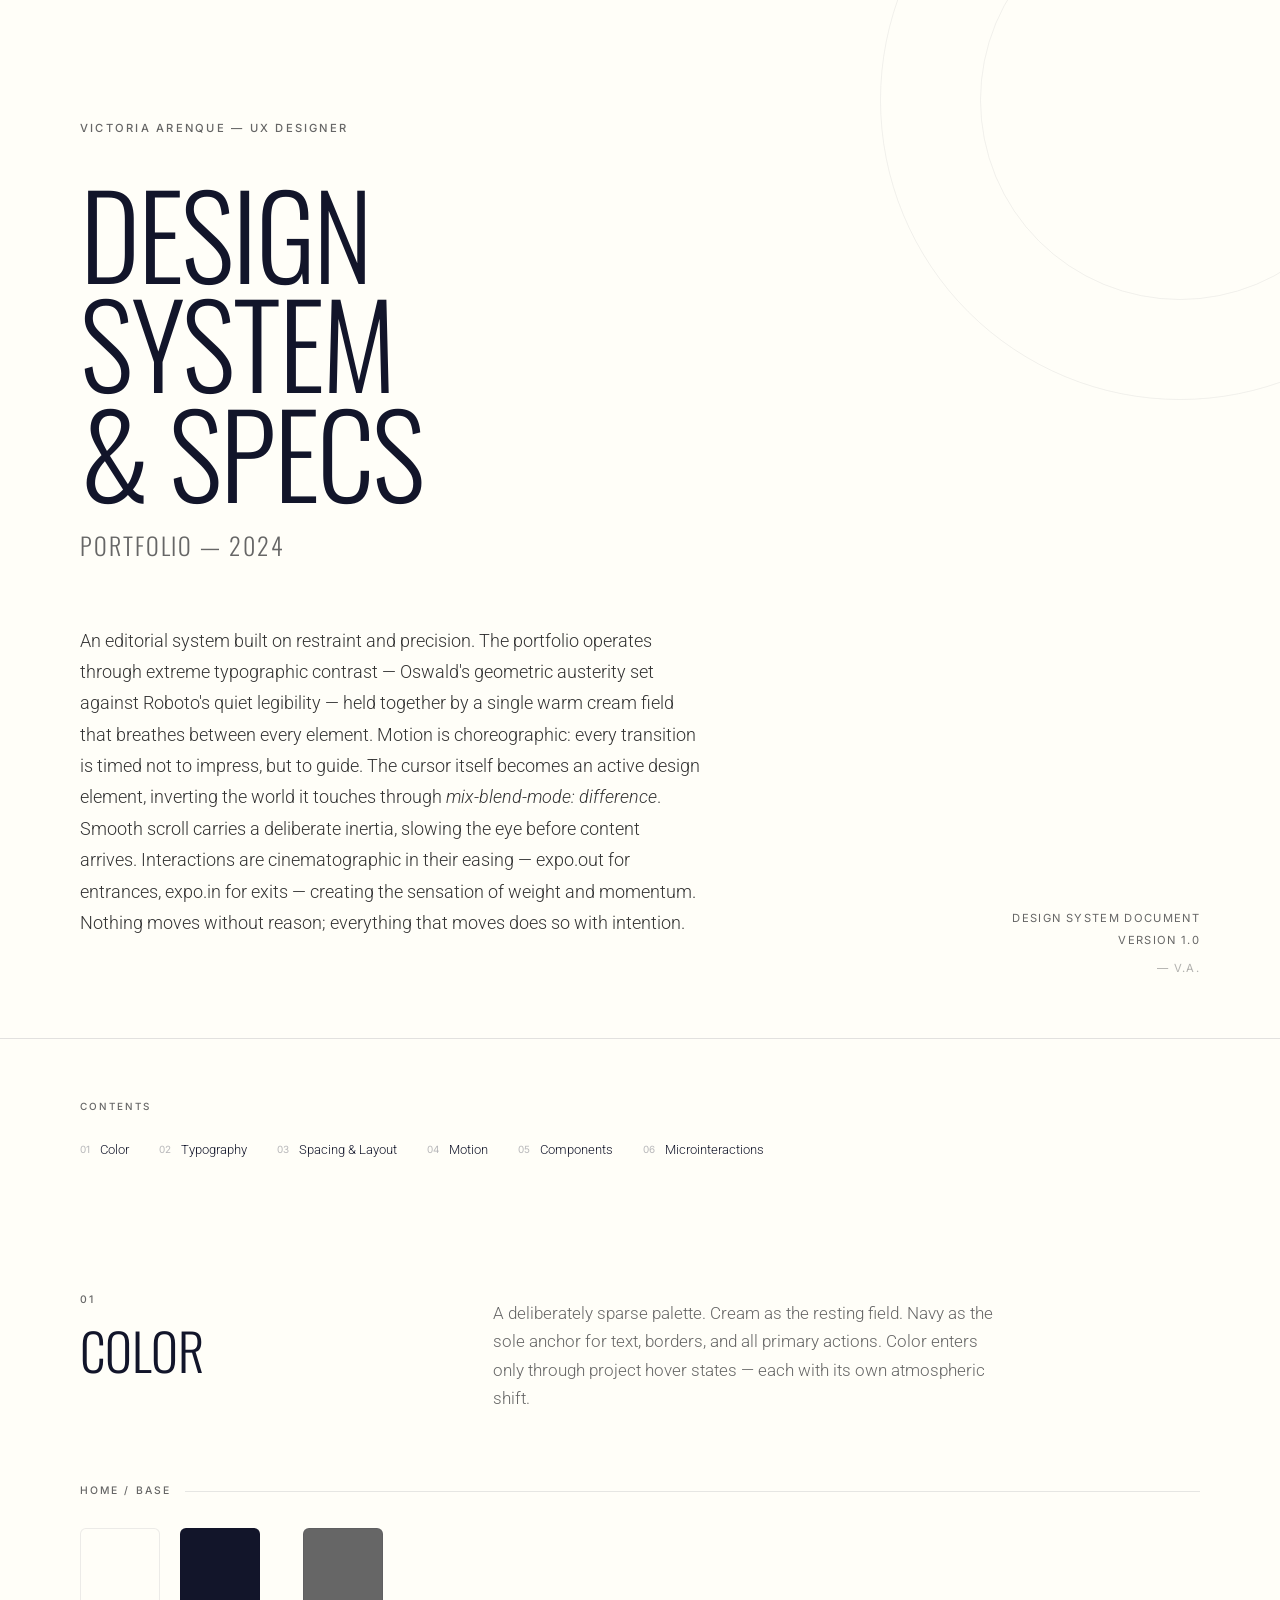
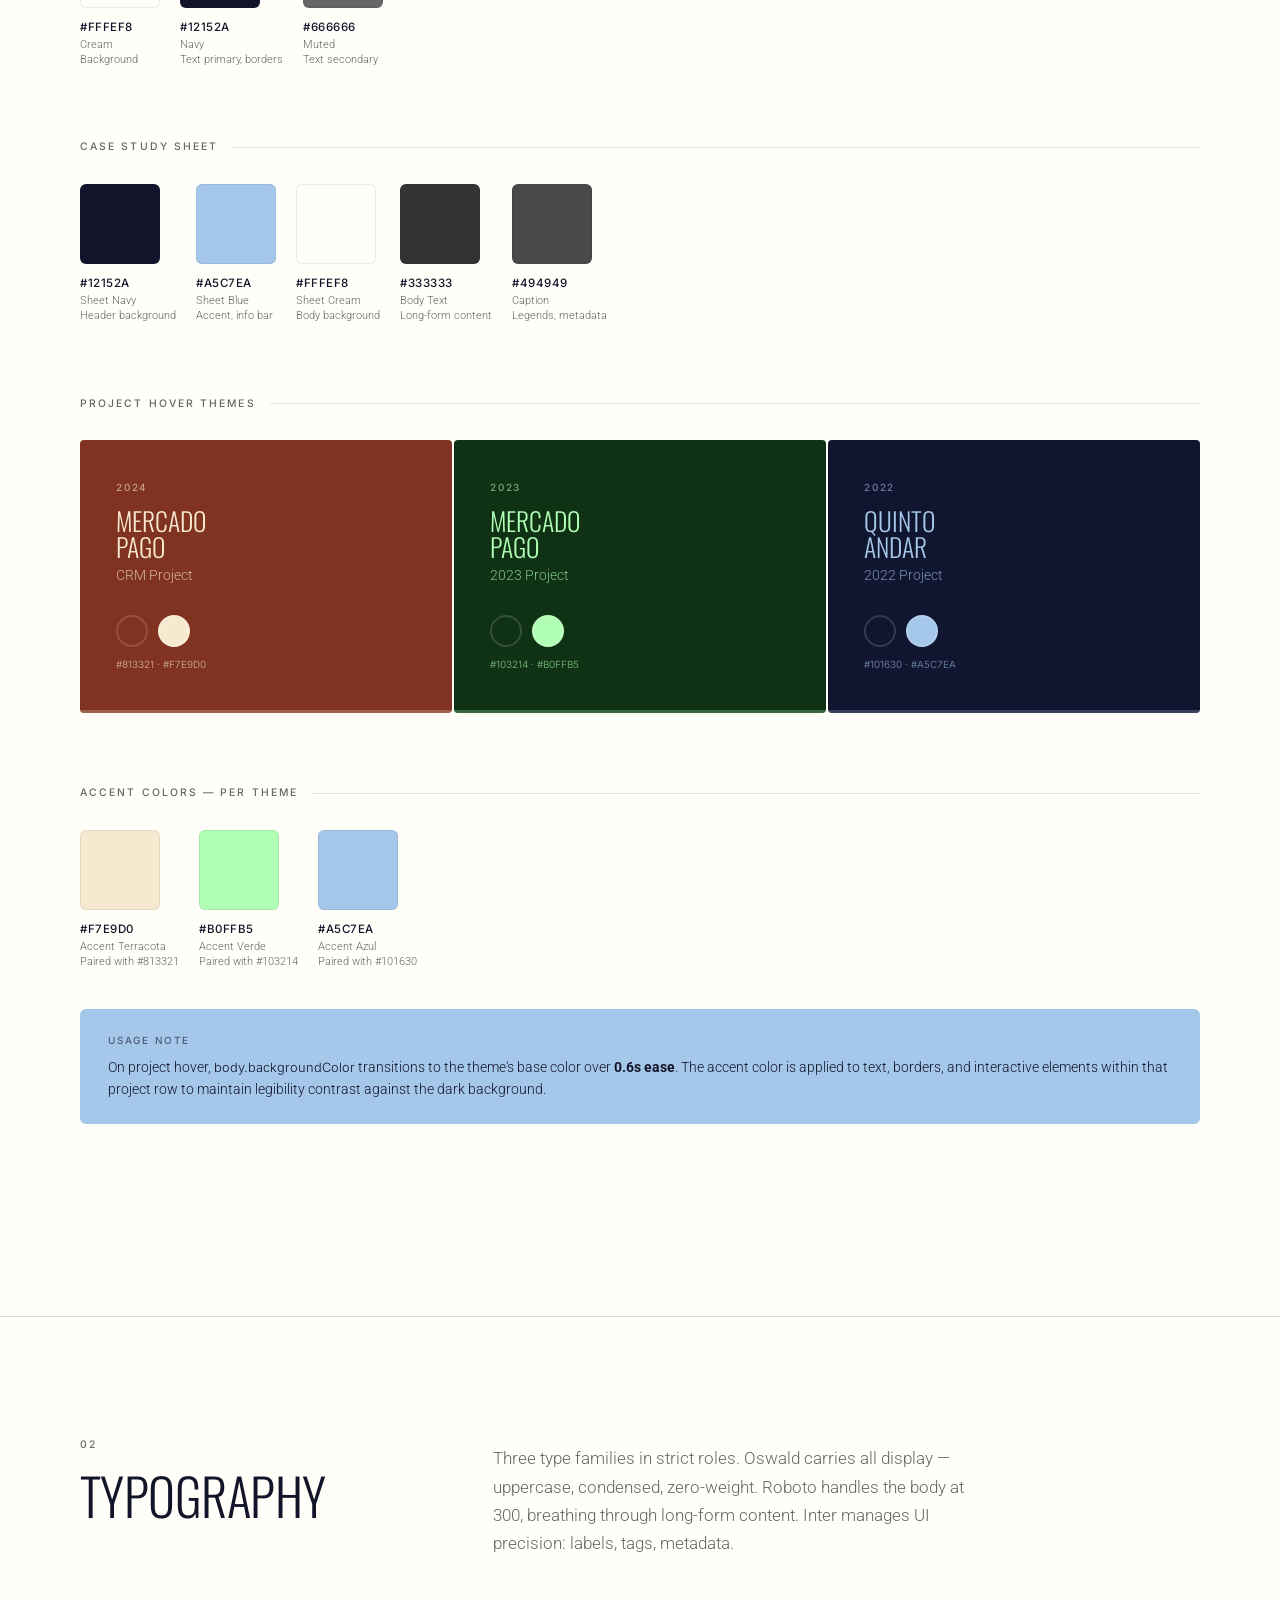
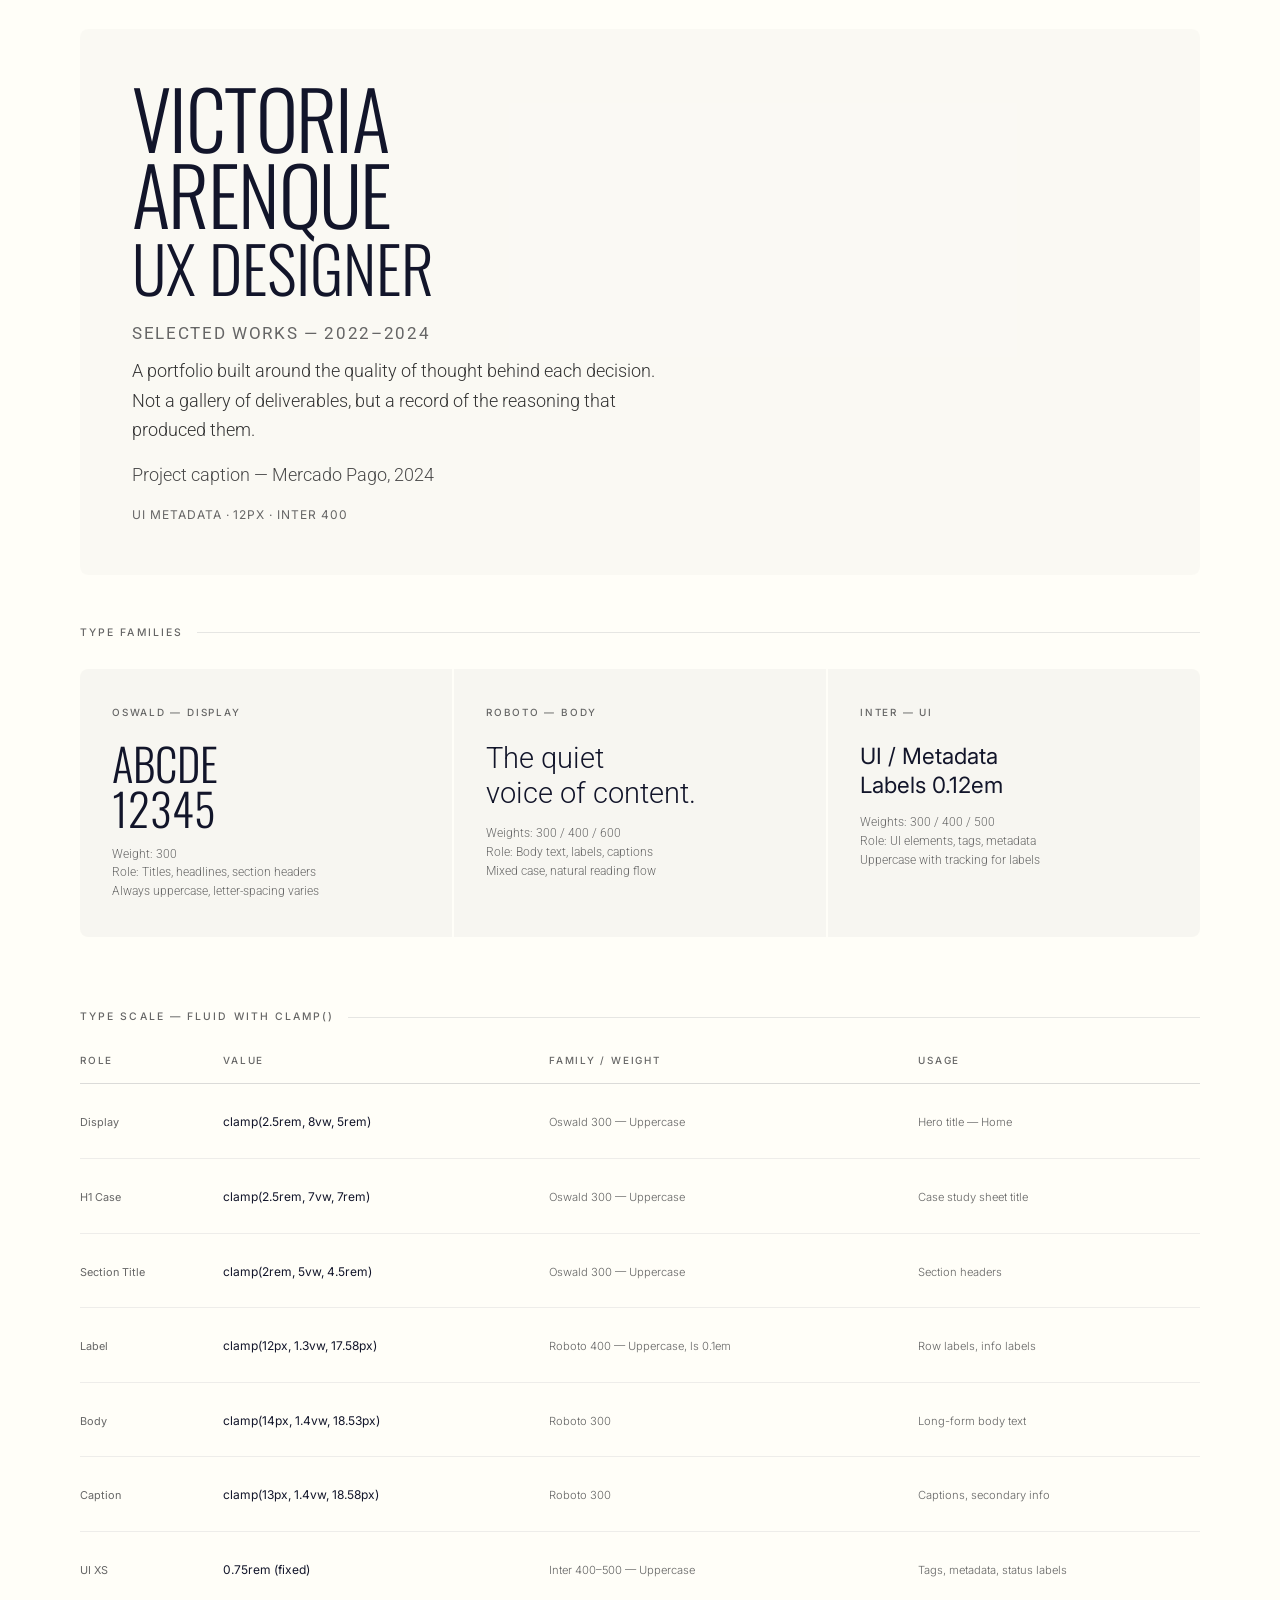
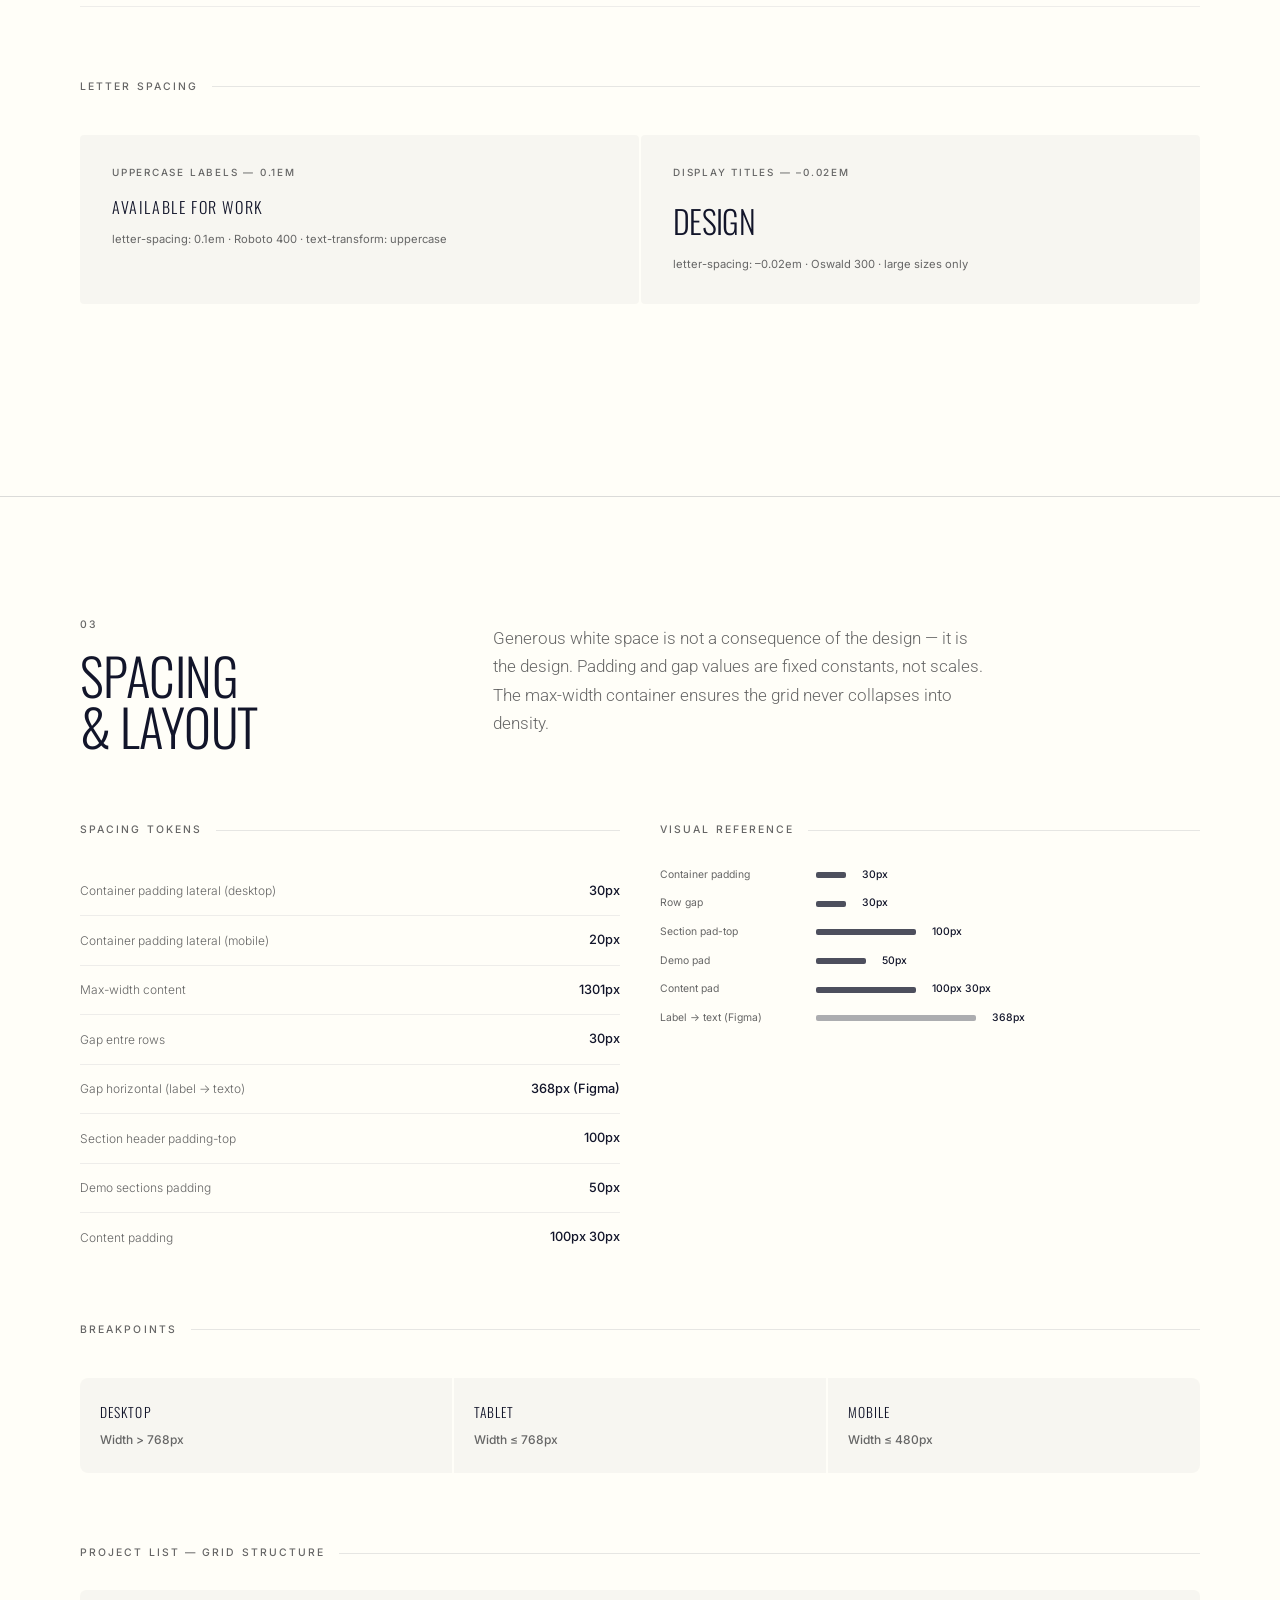
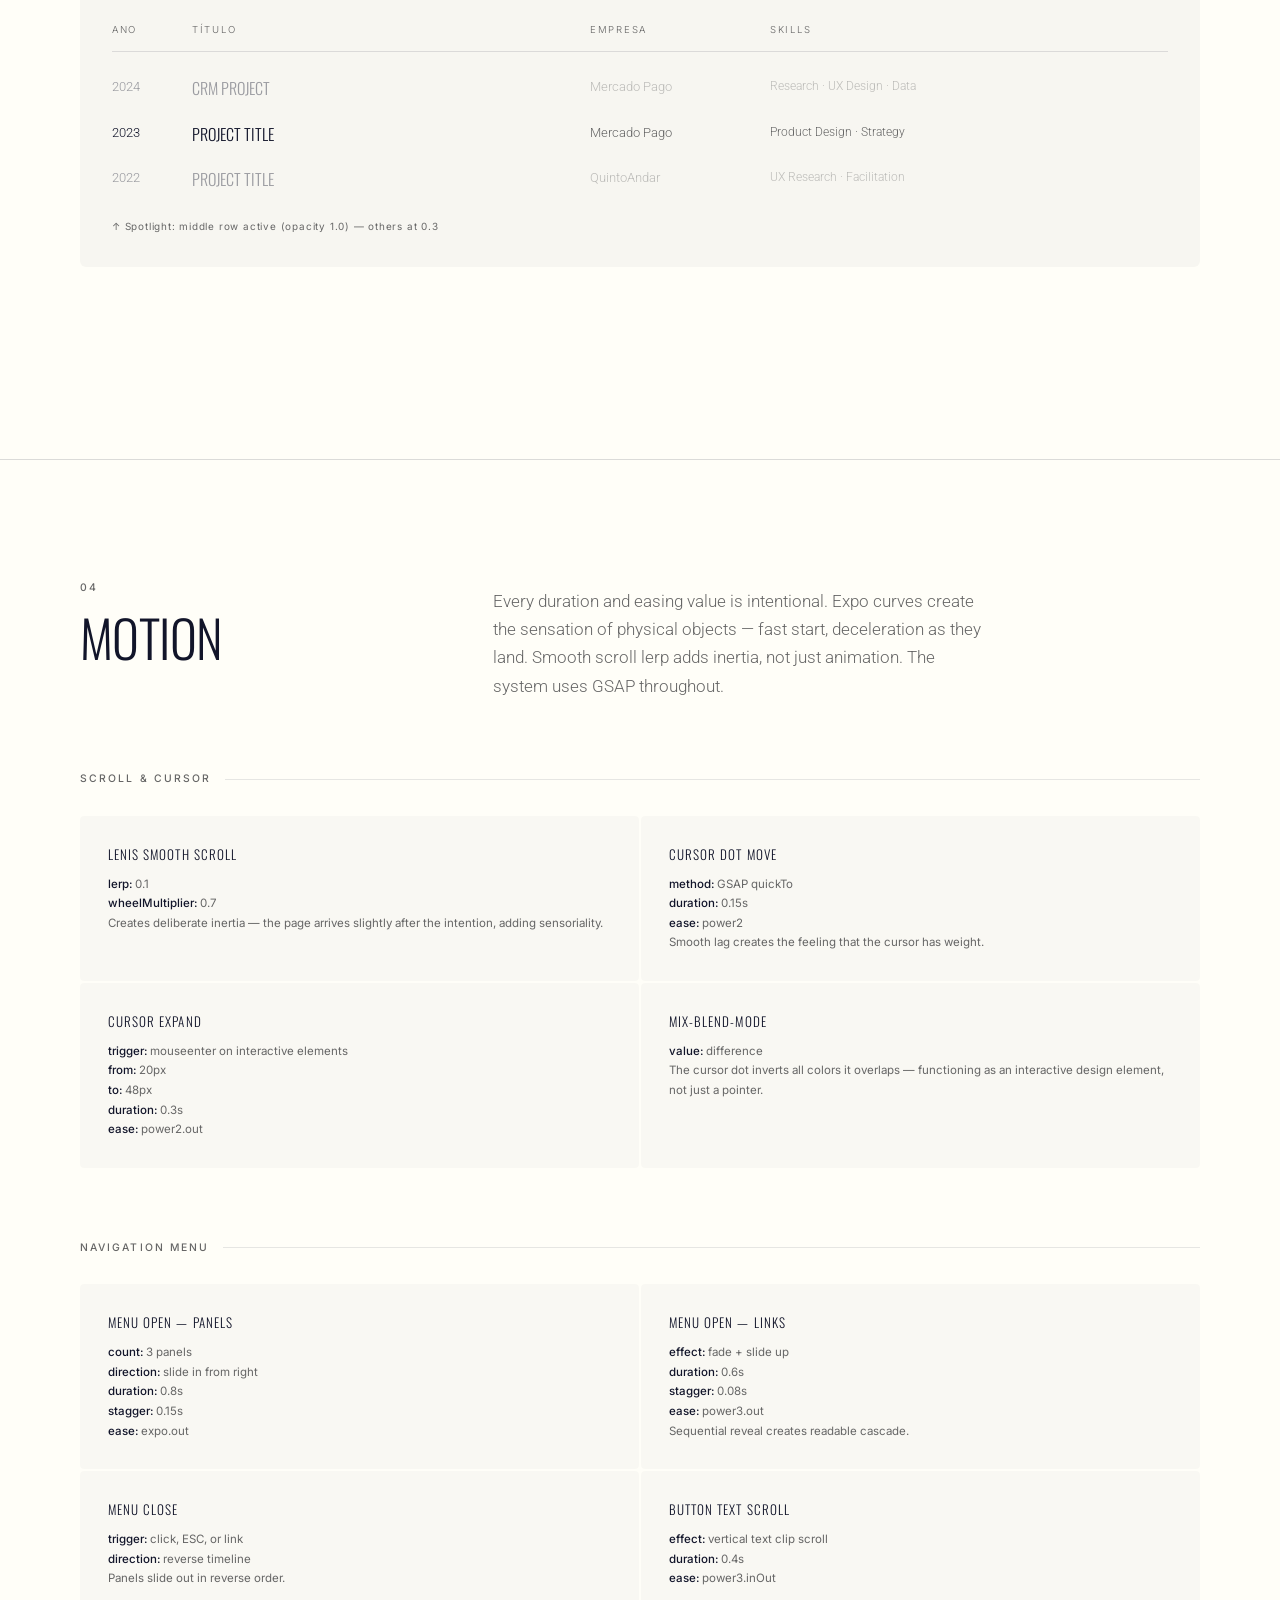
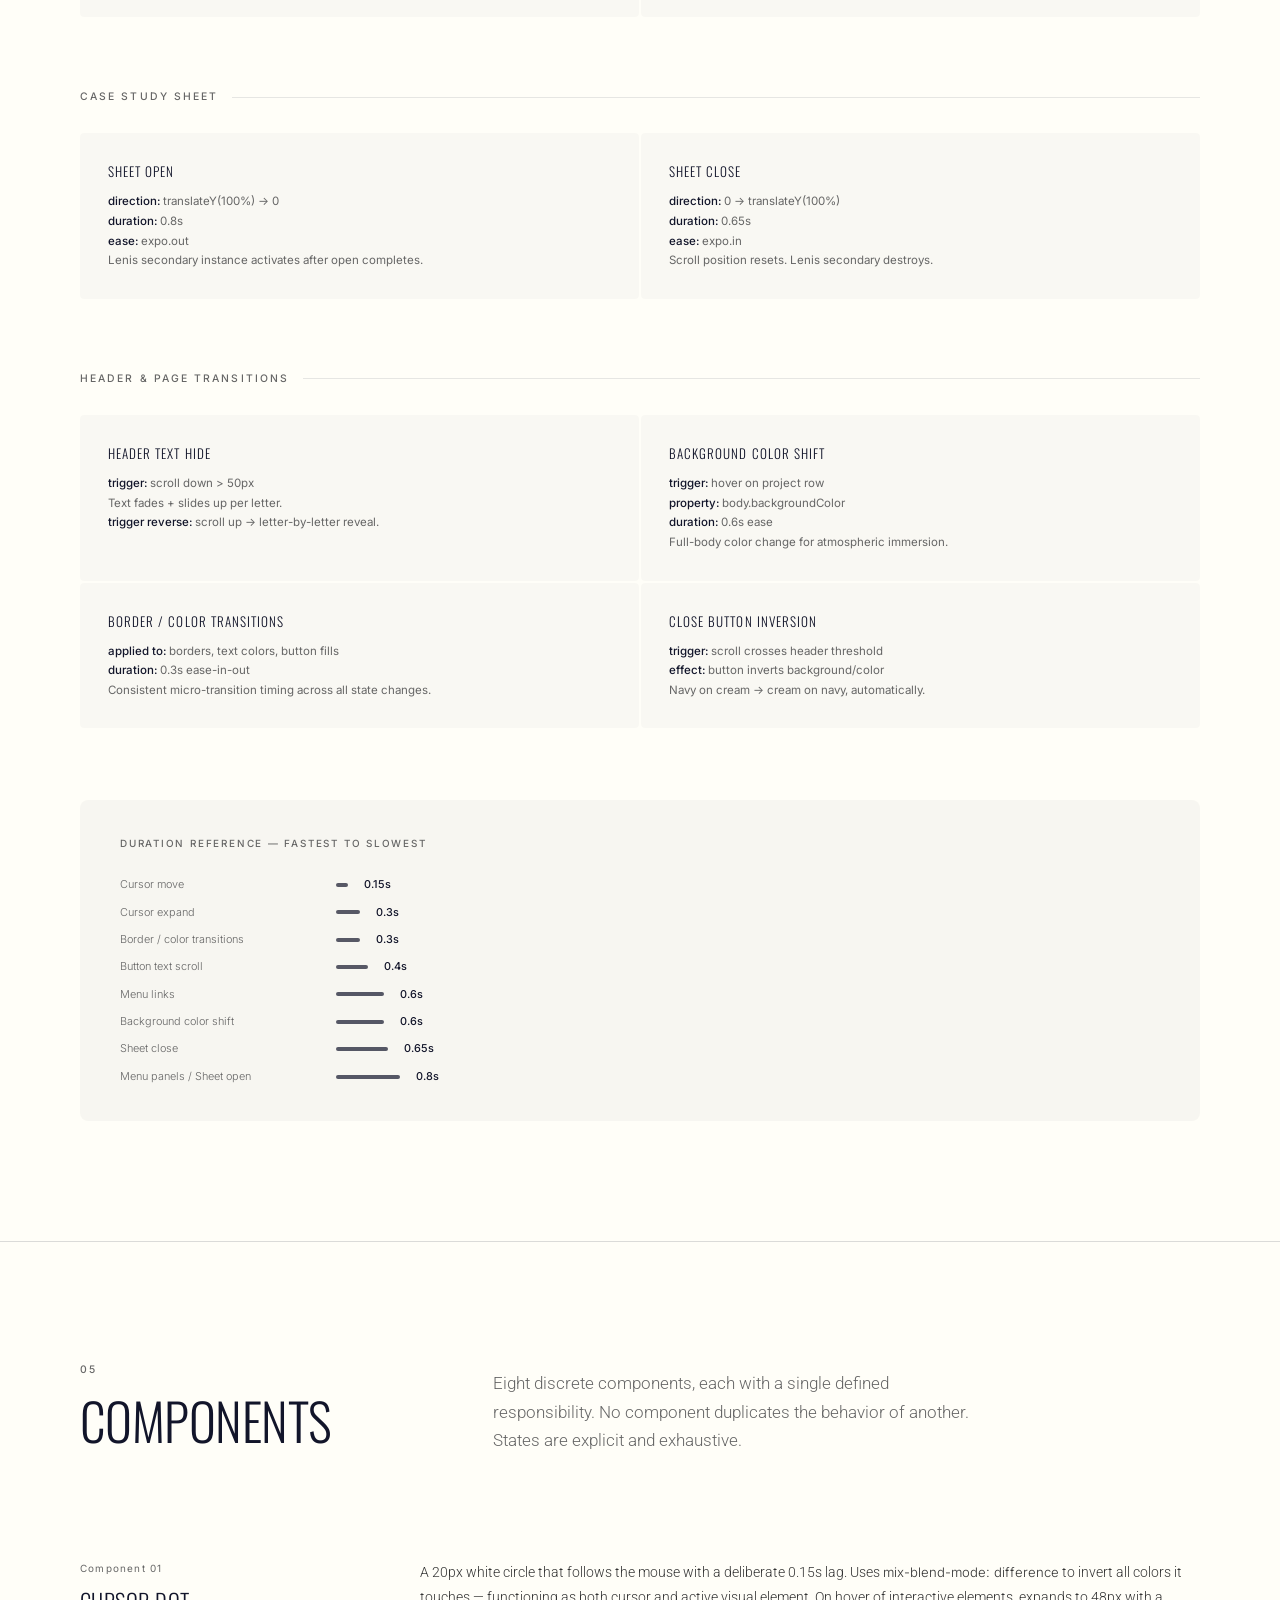
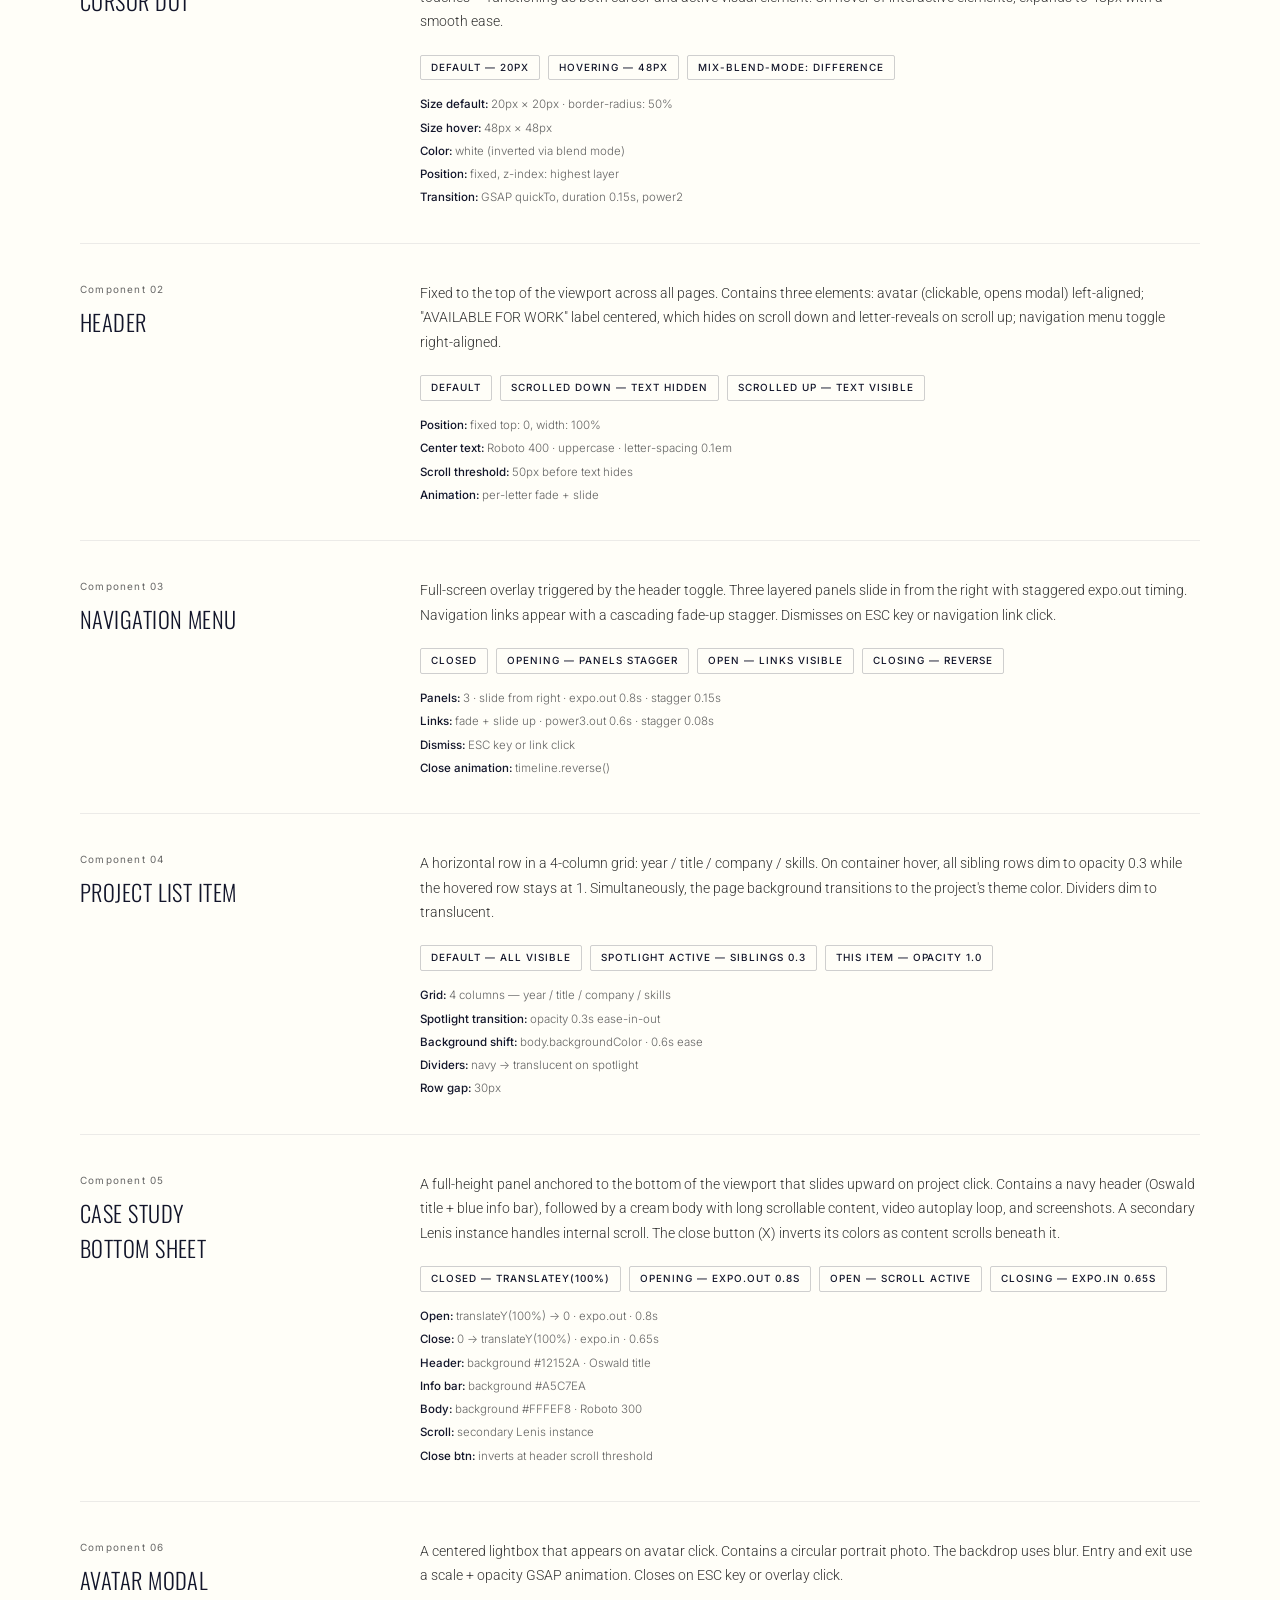
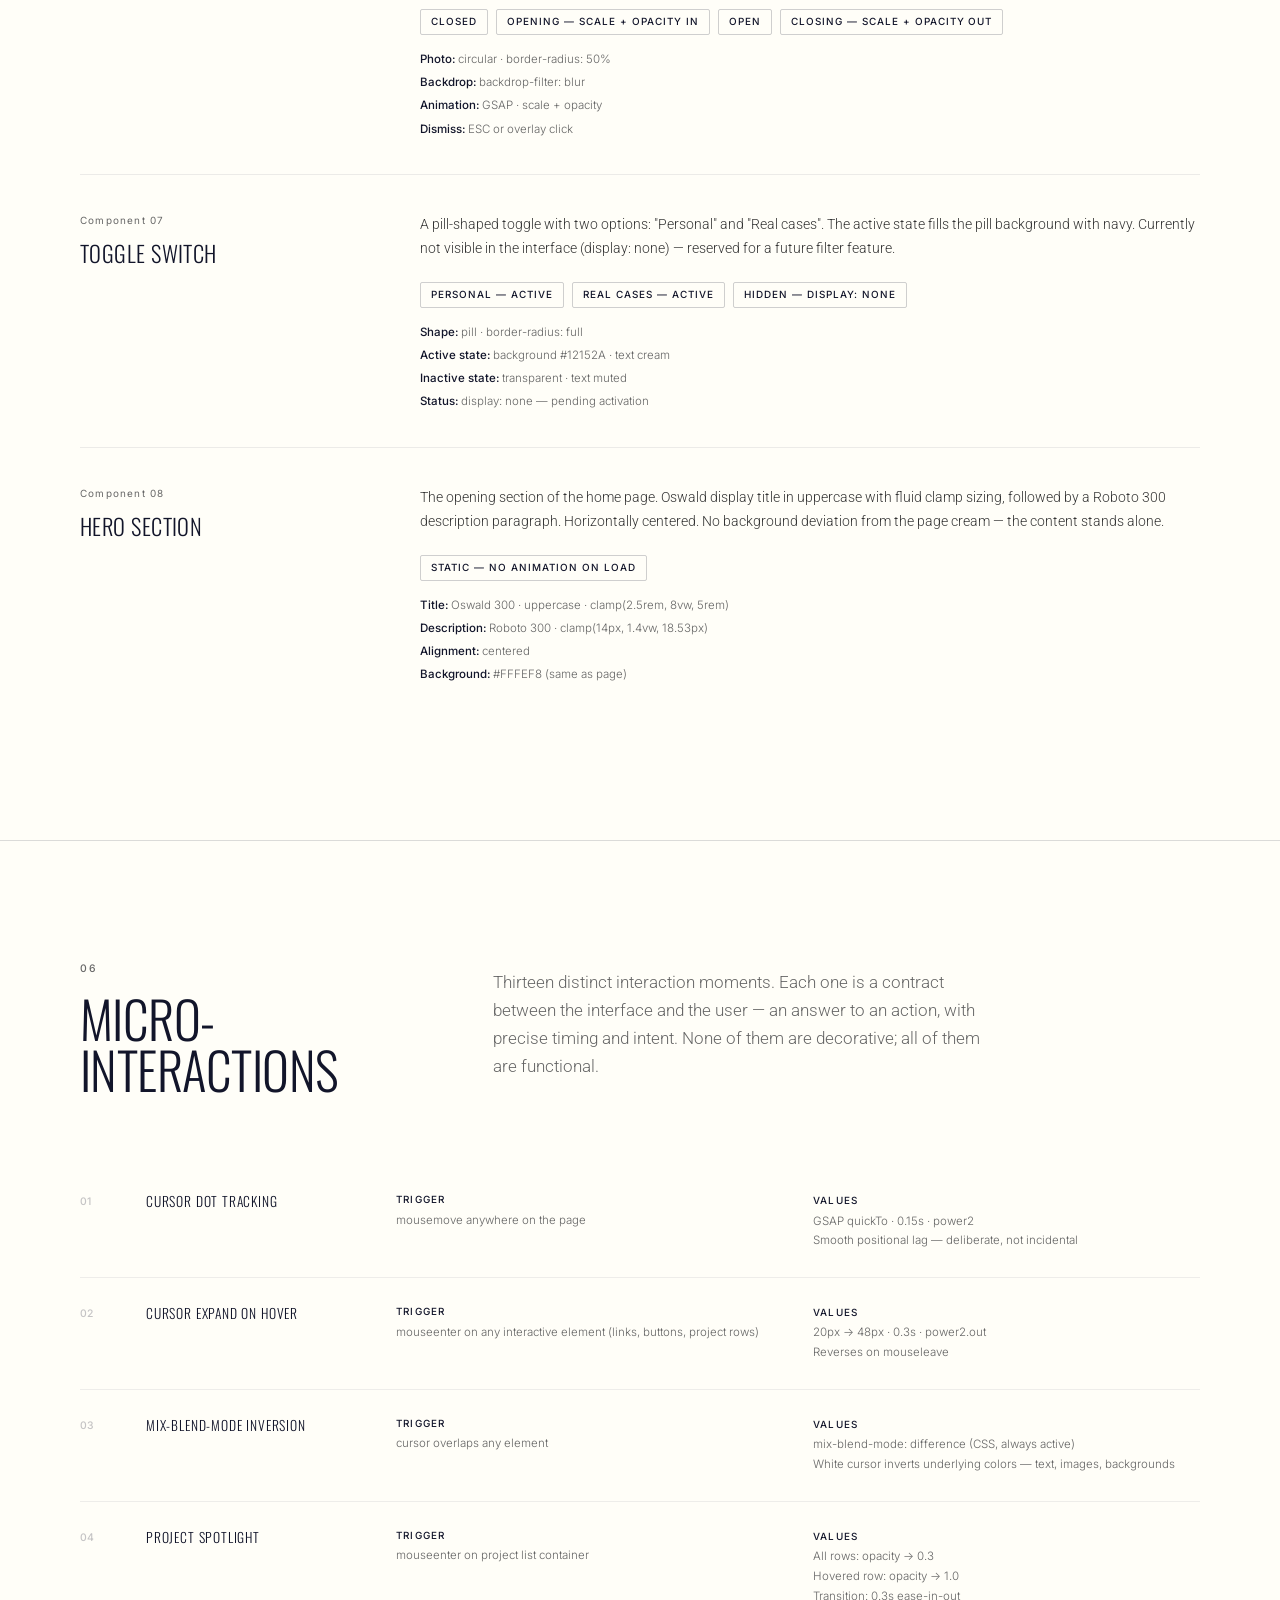
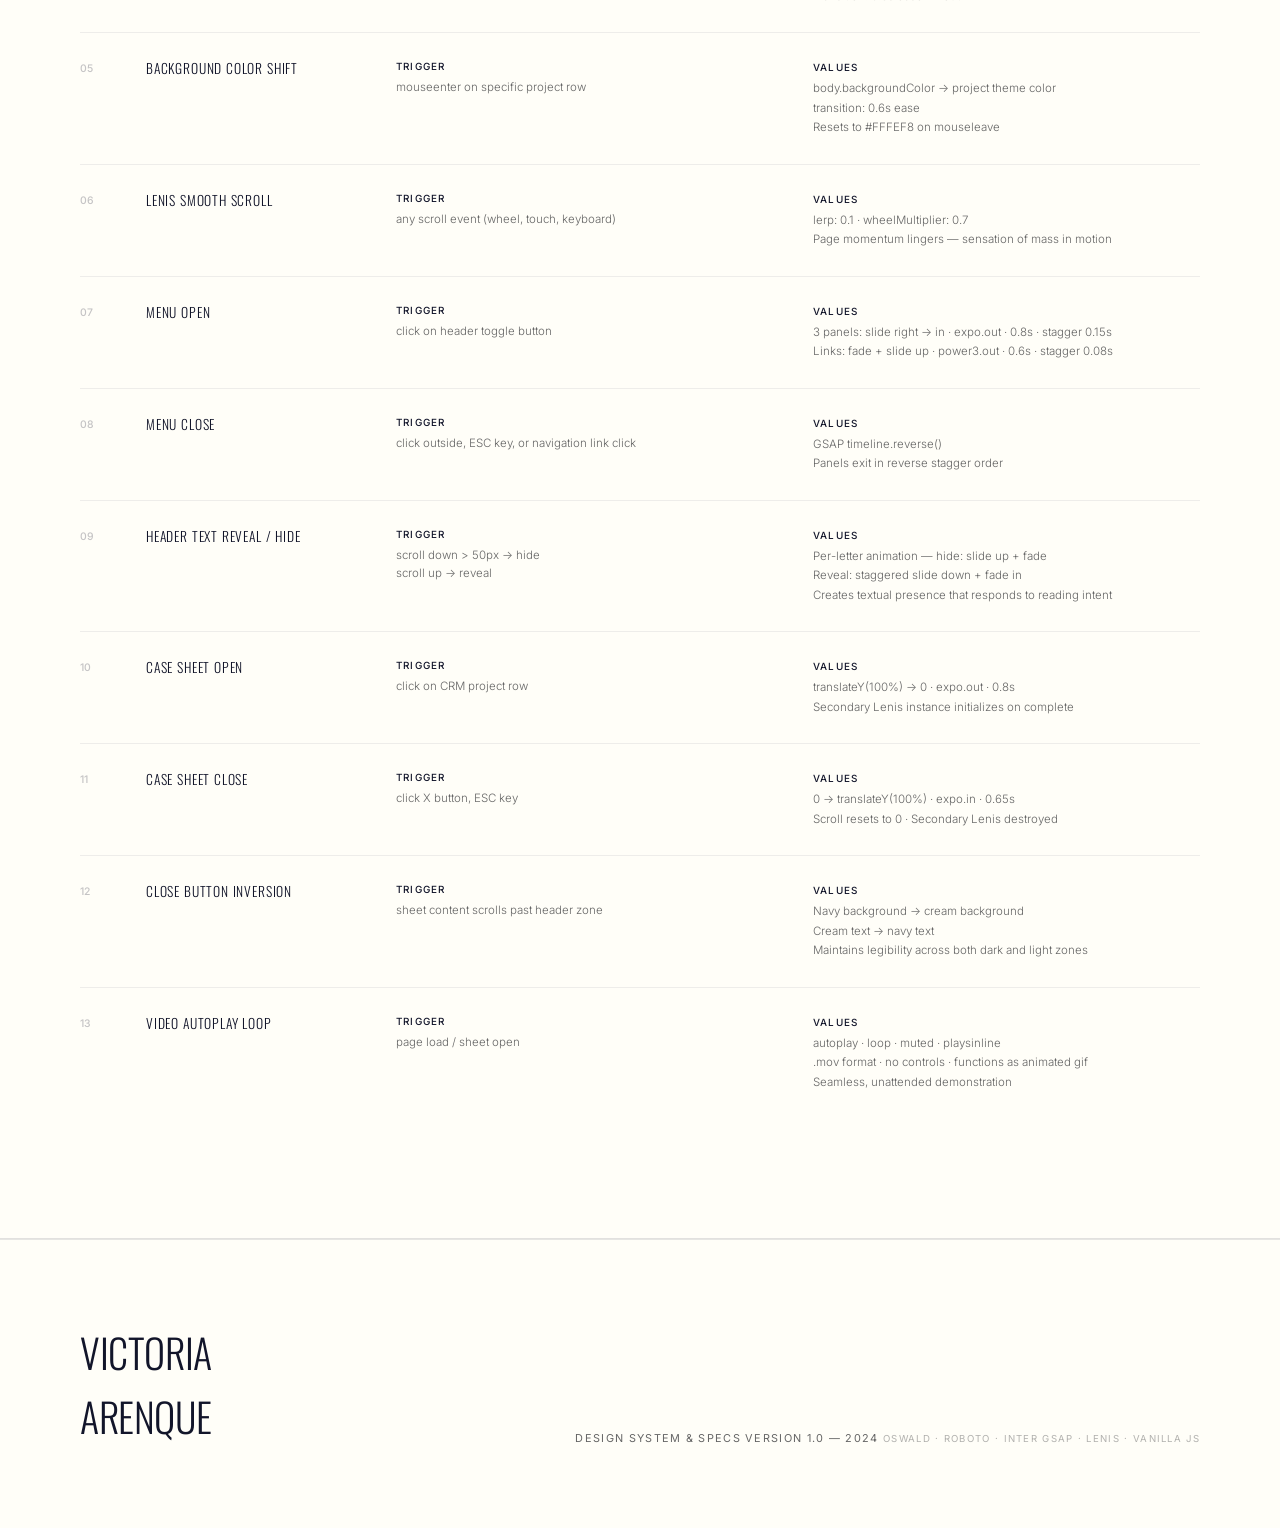
<file: Design Specs — Portfolio.html>
<!DOCTYPE html>
<html lang="en">
<head>
  <meta charset="UTF-8">
  <meta name="viewport" content="width=device-width, initial-scale=1.0">
  <title>Design System & Specs — Victoria Arenque Portfolio</title>
  <link rel="preconnect" href="https://fonts.googleapis.com">
  <link rel="preconnect" href="https://fonts.gstatic.com" crossorigin>
  <link href="https://fonts.googleapis.com/css2?family=Oswald:wght@300;400;500&family=Roboto:wght@300;400;600&family=Inter:wght@300;400;500&display=swap" rel="stylesheet">

  <style>
    *, *::before, *::after {
      box-sizing: border-box;
      margin: 0;
      padding: 0;
    }

    :root {
      --cream: #FFFEF8;
      --navy: #12152A;
      --muted: #666666;
      --sheet-blue: #A5C7EA;
      --body-text: #333333;
      --caption: #494949;
      --terracota: #813321;
      --verde-escuro: #103214;
      --azul-escuro: #101630;
      --accent-terracota: #F7E9D0;
      --accent-verde: #B0FFB5;
      --accent-azul: #A5C7EA;

      --font-display: 'Oswald', sans-serif;
      --font-body: 'Roboto', sans-serif;
      --font-ui: 'Inter', sans-serif;

      --container-padding: 80px;
      --section-gap: 120px;
    }

    html {
      scroll-behavior: smooth;
    }

    body {
      background-color: var(--cream);
      color: var(--navy);
      font-family: var(--font-body);
      font-weight: 300;
      line-height: 1.6;
      -webkit-font-smoothing: antialiased;
      -moz-osx-font-smoothing: grayscale;
    }

    /* ─── LAYOUT ─── */

    .page-wrapper {
      max-width: 1200px;
      margin: 0 auto;
      padding: 0 var(--container-padding);
    }

    .divider {
      width: 100%;
      height: 1px;
      background-color: var(--navy);
      opacity: 0.15;
      margin: 0;
    }

    .divider--full {
      opacity: 0.12;
    }

    /* ─── COVER ─── */

    .cover {
      min-height: 100vh;
      display: flex;
      flex-direction: column;
      justify-content: center;
      padding: 120px var(--container-padding) 100px;
      position: relative;
      overflow: hidden;
    }

    .cover::before {
      content: '';
      position: absolute;
      top: -200px;
      right: -200px;
      width: 600px;
      height: 600px;
      border-radius: 50%;
      border: 1px solid rgba(18, 21, 42, 0.06);
      pointer-events: none;
    }

    .cover::after {
      content: '';
      position: absolute;
      top: -100px;
      right: -100px;
      width: 400px;
      height: 400px;
      border-radius: 50%;
      border: 1px solid rgba(18, 21, 42, 0.06);
      pointer-events: none;
    }

    .cover-eyebrow {
      font-family: var(--font-ui);
      font-size: 0.7rem;
      font-weight: 500;
      letter-spacing: 0.2em;
      text-transform: uppercase;
      color: var(--muted);
      margin-bottom: 40px;
    }

    .cover-title {
      font-family: var(--font-display);
      font-weight: 300;
      font-size: clamp(3.5rem, 9vw, 8rem);
      line-height: 0.95;
      letter-spacing: -0.02em;
      text-transform: uppercase;
      color: var(--navy);
      margin-bottom: 20px;
    }

    .cover-subtitle {
      font-family: var(--font-display);
      font-weight: 300;
      font-size: clamp(1rem, 2.5vw, 1.5rem);
      letter-spacing: 0.08em;
      text-transform: uppercase;
      color: var(--muted);
      margin-bottom: 60px;
    }

    .cover-description {
      max-width: 620px;
      font-family: var(--font-body);
      font-weight: 300;
      font-size: clamp(0.95rem, 1.4vw, 1.125rem);
      line-height: 1.75;
      color: var(--body-text);
    }

    .cover-meta {
      position: absolute;
      bottom: 60px;
      right: var(--container-padding);
      font-family: var(--font-ui);
      font-size: 0.7rem;
      font-weight: 400;
      letter-spacing: 0.12em;
      text-transform: uppercase;
      color: var(--muted);
      text-align: right;
    }

    .cover-meta span {
      display: block;
      margin-top: 4px;
    }

    /* ─── SECTION ─── */

    .section {
      padding: var(--section-gap) var(--container-padding);
    }

    .section-header {
      display: grid;
      grid-template-columns: 1fr 2fr;
      gap: 60px;
      align-items: start;
      margin-bottom: 70px;
    }

    .section-number {
      font-family: var(--font-ui);
      font-size: 0.65rem;
      font-weight: 500;
      letter-spacing: 0.2em;
      text-transform: uppercase;
      color: var(--muted);
      margin-bottom: 16px;
    }

    .section-title {
      font-family: var(--font-display);
      font-weight: 300;
      font-size: clamp(2rem, 4vw, 3.5rem);
      line-height: 1;
      text-transform: uppercase;
      letter-spacing: -0.01em;
      color: var(--navy);
    }

    .section-description {
      font-family: var(--font-body);
      font-weight: 300;
      font-size: clamp(0.9rem, 1.3vw, 1.05rem);
      line-height: 1.7;
      color: var(--muted);
      max-width: 500px;
      padding-top: 8px;
    }

    /* ─── SUBSECTION ─── */

    .subsection {
      margin-bottom: 72px;
    }

    .subsection-label {
      font-family: var(--font-ui);
      font-size: 0.65rem;
      font-weight: 500;
      letter-spacing: 0.2em;
      text-transform: uppercase;
      color: var(--muted);
      margin-bottom: 28px;
      display: flex;
      align-items: center;
      gap: 14px;
    }

    .subsection-label::after {
      content: '';
      flex: 1;
      height: 1px;
      background-color: var(--navy);
      opacity: 0.1;
    }

    /* ─── COLOR SWATCHES ─── */

    .swatches-grid {
      display: flex;
      flex-wrap: wrap;
      gap: 20px;
    }

    .swatch-group {
      margin-bottom: 52px;
    }

    .swatch-group-label {
      font-family: var(--font-ui);
      font-size: 0.62rem;
      font-weight: 500;
      letter-spacing: 0.18em;
      text-transform: uppercase;
      color: var(--muted);
      margin-bottom: 20px;
    }

    .swatch {
      display: flex;
      flex-direction: column;
      gap: 10px;
      cursor: pointer;
      position: relative;
    }

    .swatch-color {
      width: 80px;
      height: 80px;
      border-radius: 6px;
      transition: transform 0.2s ease, box-shadow 0.2s ease;
      border: 1px solid rgba(18, 21, 42, 0.08);
    }

    .swatch:hover .swatch-color {
      transform: translateY(-3px);
      box-shadow: 0 8px 24px rgba(18, 21, 42, 0.12);
    }

    .swatch-info {
      display: flex;
      flex-direction: column;
      gap: 2px;
    }

    .swatch-hex {
      font-family: var(--font-ui);
      font-size: 0.72rem;
      font-weight: 500;
      letter-spacing: 0.05em;
      color: var(--navy);
    }

    .swatch-name {
      font-family: var(--font-body);
      font-size: 0.7rem;
      font-weight: 300;
      color: var(--muted);
      line-height: 1.3;
    }

    .swatch-copied {
      position: absolute;
      top: -28px;
      left: 50%;
      transform: translateX(-50%);
      background-color: var(--navy);
      color: var(--cream);
      font-family: var(--font-ui);
      font-size: 0.6rem;
      font-weight: 500;
      letter-spacing: 0.1em;
      text-transform: uppercase;
      padding: 4px 8px;
      border-radius: 3px;
      white-space: nowrap;
      opacity: 0;
      pointer-events: none;
      transition: opacity 0.2s ease;
    }

    .swatch.copied .swatch-copied {
      opacity: 1;
    }

    /* ─── TYPOGRAPHY ─── */

    .type-scale-table {
      width: 100%;
      border-collapse: collapse;
    }

    .type-scale-table thead tr {
      border-bottom: 1px solid rgba(18, 21, 42, 0.15);
    }

    .type-scale-table th {
      font-family: var(--font-ui);
      font-size: 0.62rem;
      font-weight: 500;
      letter-spacing: 0.18em;
      text-transform: uppercase;
      color: var(--muted);
      text-align: left;
      padding: 0 0 14px 0;
    }

    .type-scale-table th:not(:first-child) {
      padding-left: 30px;
    }

    .type-scale-table td {
      padding: 24px 0;
      border-bottom: 1px solid rgba(18, 21, 42, 0.07);
      vertical-align: top;
    }

    .type-scale-table td:not(:first-child) {
      padding-left: 30px;
    }

    .type-preview-label {
      font-family: var(--font-ui);
      font-size: 0.68rem;
      font-weight: 400;
      color: var(--muted);
      white-space: nowrap;
    }

    .type-size-value {
      font-family: var(--font-ui);
      font-size: 0.75rem;
      font-weight: 400;
      color: var(--navy);
      white-space: nowrap;
      line-height: 1.6;
    }

    .type-meta {
      font-family: var(--font-ui);
      font-size: 0.7rem;
      font-weight: 300;
      color: var(--muted);
    }

    .font-families-grid {
      display: grid;
      grid-template-columns: repeat(3, 1fr);
      gap: 2px;
      margin-bottom: 60px;
    }

    .font-family-card {
      background-color: rgba(18, 21, 42, 0.03);
      padding: 36px 32px;
    }

    .font-family-card:first-child {
      border-radius: 8px 0 0 8px;
    }

    .font-family-card:last-child {
      border-radius: 0 8px 8px 0;
    }

    .font-family-name {
      font-family: var(--font-ui);
      font-size: 0.62rem;
      font-weight: 500;
      letter-spacing: 0.18em;
      text-transform: uppercase;
      color: var(--muted);
      margin-bottom: 20px;
    }

    .font-family-sample-oswald {
      font-family: var(--font-display);
      font-weight: 300;
      font-size: 2.8rem;
      line-height: 1;
      color: var(--navy);
      text-transform: uppercase;
    }

    .font-family-sample-roboto {
      font-family: var(--font-body);
      font-weight: 300;
      font-size: 1.8rem;
      line-height: 1.2;
      color: var(--navy);
    }

    .font-family-sample-inter {
      font-family: var(--font-ui);
      font-weight: 400;
      font-size: 1.4rem;
      line-height: 1.3;
      color: var(--navy);
    }

    .font-family-usage {
      font-family: var(--font-body);
      font-size: 0.78rem;
      font-weight: 300;
      color: var(--muted);
      margin-top: 14px;
      line-height: 1.5;
    }

    .letter-spacing-grid {
      display: grid;
      grid-template-columns: 1fr 1fr;
      gap: 2px;
      margin-top: 40px;
    }

    .letter-spacing-card {
      background-color: rgba(18, 21, 42, 0.03);
      padding: 30px 32px;
      border-radius: 4px;
    }

    .ls-label {
      font-family: var(--font-ui);
      font-size: 0.62rem;
      font-weight: 500;
      letter-spacing: 0.18em;
      text-transform: uppercase;
      color: var(--muted);
      margin-bottom: 14px;
    }

    .ls-sample-upper {
      font-family: var(--font-display);
      font-size: 1rem;
      font-weight: 300;
      letter-spacing: 0.1em;
      text-transform: uppercase;
      color: var(--navy);
    }

    .ls-sample-title {
      font-family: var(--font-display);
      font-size: 2rem;
      font-weight: 300;
      letter-spacing: -0.02em;
      text-transform: uppercase;
      color: var(--navy);
    }

    .ls-value {
      font-family: var(--font-ui);
      font-size: 0.7rem;
      font-weight: 400;
      color: var(--muted);
      margin-top: 10px;
    }

    /* ─── SPACING & LAYOUT ─── */

    .spacing-grid {
      display: grid;
      grid-template-columns: 1fr 1fr;
      gap: 40px;
    }

    .spacing-table {
      width: 100%;
      border-collapse: collapse;
    }

    .spacing-table tr {
      border-bottom: 1px solid rgba(18, 21, 42, 0.07);
    }

    .spacing-table tr:last-child {
      border-bottom: none;
    }

    .spacing-table td {
      padding: 14px 0;
      font-family: var(--font-body);
      font-size: 0.85rem;
      font-weight: 300;
    }

    .spacing-table td:first-child {
      color: var(--muted);
      font-family: var(--font-ui);
      font-size: 0.75rem;
    }

    .spacing-table td:last-child {
      font-family: var(--font-ui);
      font-size: 0.8rem;
      font-weight: 500;
      color: var(--navy);
      text-align: right;
    }

    .spacing-bar-container {
      display: flex;
      flex-direction: column;
      gap: 12px;
    }

    .spacing-bar-row {
      display: flex;
      align-items: center;
      gap: 16px;
    }

    .spacing-bar-label {
      font-family: var(--font-ui);
      font-size: 0.65rem;
      font-weight: 400;
      color: var(--muted);
      min-width: 140px;
    }

    .spacing-bar {
      height: 6px;
      background-color: var(--navy);
      border-radius: 2px;
      opacity: 0.75;
    }

    .spacing-bar-value {
      font-family: var(--font-ui);
      font-size: 0.65rem;
      font-weight: 500;
      color: var(--navy);
      min-width: 50px;
    }

    .breakpoints-row {
      display: flex;
      gap: 2px;
      margin-top: 40px;
    }

    .breakpoint-card {
      flex: 1;
      padding: 24px 20px;
      background-color: rgba(18, 21, 42, 0.03);
    }

    .breakpoint-card:first-child { border-radius: 8px 0 0 8px; }
    .breakpoint-card:last-child { border-radius: 0 8px 8px 0; }

    .breakpoint-name {
      font-family: var(--font-display);
      font-weight: 300;
      font-size: 0.85rem;
      text-transform: uppercase;
      letter-spacing: 0.08em;
      color: var(--navy);
      margin-bottom: 6px;
    }

    .breakpoint-value {
      font-family: var(--font-ui);
      font-size: 0.75rem;
      font-weight: 500;
      color: var(--muted);
    }

    /* ─── MOTION ─── */

    .motion-grid {
      display: grid;
      grid-template-columns: 1fr 1fr;
      gap: 2px;
    }

    .motion-card {
      background-color: rgba(18, 21, 42, 0.025);
      padding: 28px 28px;
      border-radius: 4px;
    }

    .motion-card-name {
      font-family: var(--font-display);
      font-weight: 300;
      font-size: 0.82rem;
      text-transform: uppercase;
      letter-spacing: 0.08em;
      color: var(--navy);
      margin-bottom: 10px;
    }

    .motion-card-value {
      font-family: var(--font-ui);
      font-size: 0.72rem;
      font-weight: 400;
      color: var(--muted);
      line-height: 1.7;
    }

    .motion-card-value strong {
      color: var(--navy);
      font-weight: 500;
    }

    /* ─── COMPONENTS ─── */

    .components-list {
      display: flex;
      flex-direction: column;
      gap: 2px;
    }

    .component-card {
      padding: 36px 0;
      border-bottom: 1px solid rgba(18, 21, 42, 0.08);
      display: grid;
      grid-template-columns: 280px 1fr;
      gap: 60px;
      align-items: start;
    }

    .component-card:last-child {
      border-bottom: none;
    }

    .component-index {
      font-family: var(--font-ui);
      font-size: 0.62rem;
      font-weight: 400;
      letter-spacing: 0.12em;
      color: var(--muted);
      margin-bottom: 6px;
    }

    .component-name {
      font-family: var(--font-display);
      font-weight: 300;
      font-size: 1.4rem;
      text-transform: uppercase;
      letter-spacing: 0.02em;
      color: var(--navy);
    }

    .component-description {
      font-family: var(--font-body);
      font-weight: 300;
      font-size: 0.9rem;
      line-height: 1.7;
      color: var(--body-text);
      margin-bottom: 20px;
    }

    .component-states {
      display: flex;
      flex-wrap: wrap;
      gap: 8px;
      margin-bottom: 16px;
    }

    .state-tag {
      font-family: var(--font-ui);
      font-size: 0.62rem;
      font-weight: 500;
      letter-spacing: 0.1em;
      text-transform: uppercase;
      color: var(--navy);
      border: 1px solid rgba(18, 21, 42, 0.2);
      padding: 4px 10px;
      border-radius: 2px;
    }

    .component-specs {
      display: flex;
      flex-direction: column;
      gap: 6px;
    }

    .spec-line {
      font-family: var(--font-ui);
      font-size: 0.72rem;
      font-weight: 300;
      color: var(--muted);
      line-height: 1.5;
    }

    .spec-line strong {
      color: var(--navy);
      font-weight: 500;
    }

    /* ─── MICROINTERACTIONS ─── */

    .interactions-list {
      display: flex;
      flex-direction: column;
      gap: 0;
    }

    .interaction-row {
      display: grid;
      grid-template-columns: 36px 220px 1fr 1fr;
      gap: 30px;
      align-items: start;
      padding: 26px 0;
      border-bottom: 1px solid rgba(18, 21, 42, 0.07);
    }

    .interaction-row:last-child {
      border-bottom: none;
    }

    .interaction-number {
      font-family: var(--font-ui);
      font-size: 0.65rem;
      font-weight: 500;
      color: rgba(18, 21, 42, 0.25);
      padding-top: 2px;
    }

    .interaction-name {
      font-family: var(--font-display);
      font-weight: 300;
      font-size: 0.85rem;
      text-transform: uppercase;
      letter-spacing: 0.06em;
      color: var(--navy);
      line-height: 1.4;
    }

    .interaction-trigger {
      font-family: var(--font-ui);
      font-size: 0.72rem;
      font-weight: 300;
      color: var(--muted);
      line-height: 1.6;
    }

    .interaction-trigger strong {
      color: var(--navy);
      font-weight: 500;
      display: block;
      margin-bottom: 3px;
      font-size: 0.62rem;
      letter-spacing: 0.12em;
      text-transform: uppercase;
    }

    .interaction-values {
      font-family: var(--font-ui);
      font-size: 0.72rem;
      font-weight: 300;
      color: var(--muted);
      line-height: 1.7;
    }

    .interaction-values strong {
      color: var(--navy);
      font-weight: 500;
      display: block;
      margin-bottom: 3px;
      font-size: 0.62rem;
      letter-spacing: 0.12em;
      text-transform: uppercase;
    }

    /* ─── HOVER THEMES ─── */

    .themes-row {
      display: grid;
      grid-template-columns: repeat(3, 1fr);
      gap: 2px;
    }

    .theme-card {
      padding: 40px 36px;
      border-radius: 4px;
      position: relative;
      overflow: hidden;
    }

    .theme-card::after {
      content: '';
      position: absolute;
      bottom: 0;
      left: 0;
      right: 0;
      height: 3px;
      background-color: currentColor;
      opacity: 0.25;
    }

    .theme-year {
      font-family: var(--font-ui);
      font-size: 0.62rem;
      font-weight: 500;
      letter-spacing: 0.18em;
      text-transform: uppercase;
      margin-bottom: 12px;
      opacity: 0.6;
    }

    .theme-project {
      font-family: var(--font-display);
      font-weight: 300;
      font-size: 1.6rem;
      text-transform: uppercase;
      line-height: 1;
      margin-bottom: 6px;
    }

    .theme-company {
      font-family: var(--font-body);
      font-weight: 300;
      font-size: 0.85rem;
      opacity: 0.7;
      margin-bottom: 28px;
    }

    .theme-colors {
      display: flex;
      gap: 10px;
    }

    .theme-swatch {
      width: 32px;
      height: 32px;
      border-radius: 50%;
      border: 2px solid rgba(255,255,255,0.15);
    }

    .theme-hex {
      font-family: var(--font-ui);
      font-size: 0.62rem;
      font-weight: 400;
      opacity: 0.55;
      margin-top: 10px;
    }

    /* ─── TYPE SCALE PREVIEW ─── */

    .type-scale-preview {
      background-color: rgba(18, 21, 42, 0.02);
      padding: 50px 52px;
      border-radius: 8px;
      margin-bottom: 50px;
      overflow: hidden;
    }

    .preview-display {
      font-family: var(--font-display);
      font-weight: 300;
      font-size: clamp(2.5rem, 8vw, 5rem);
      line-height: 0.95;
      text-transform: uppercase;
      letter-spacing: -0.02em;
      color: var(--navy);
      margin-bottom: 6px;
    }

    .preview-h1 {
      font-family: var(--font-display);
      font-weight: 300;
      font-size: clamp(2rem, 5vw, 4.5rem);
      line-height: 0.95;
      text-transform: uppercase;
      color: var(--navy);
      margin-bottom: 24px;
    }

    .preview-body {
      font-family: var(--font-body);
      font-weight: 300;
      font-size: clamp(14px, 1.4vw, 18.53px);
      line-height: 1.65;
      color: var(--body-text);
      max-width: 540px;
      margin-bottom: 16px;
    }

    .preview-label {
      font-family: var(--font-body);
      font-weight: 400;
      font-size: clamp(12px, 1.3vw, 17.58px);
      letter-spacing: 0.1em;
      text-transform: uppercase;
      color: var(--muted);
      margin-bottom: 8px;
    }

    .preview-caption {
      font-family: var(--font-body);
      font-weight: 300;
      font-size: clamp(13px, 1.4vw, 18.58px);
      color: var(--caption);
    }

    .preview-ui {
      font-family: var(--font-ui);
      font-size: 0.75rem;
      font-weight: 400;
      letter-spacing: 0.08em;
      text-transform: uppercase;
      color: var(--muted);
      margin-top: 16px;
    }

    /* ─── FOOTER ─── */

    .footer {
      padding: 80px var(--container-padding);
      border-top: 1px solid rgba(18, 21, 42, 0.1);
      display: flex;
      justify-content: space-between;
      align-items: flex-end;
    }

    .footer-left {
      font-family: var(--font-display);
      font-weight: 300;
      font-size: 2.5rem;
      text-transform: uppercase;
      color: var(--navy);
      letter-spacing: -0.01em;
    }

    .footer-right {
      font-family: var(--font-ui);
      font-size: 0.68rem;
      font-weight: 400;
      letter-spacing: 0.12em;
      text-transform: uppercase;
      color: var(--muted);
      text-align: right;
      line-height: 1.8;
    }

    /* ─── RESPONSIVE ─── */

    @media (max-width: 900px) {
      :root {
        --container-padding: 40px;
        --section-gap: 80px;
      }

      .section-header {
        grid-template-columns: 1fr;
        gap: 20px;
      }

      .font-families-grid {
        grid-template-columns: 1fr;
        gap: 2px;
      }

      .font-family-card:first-child { border-radius: 8px 8px 0 0; }
      .font-family-card:last-child { border-radius: 0 0 8px 8px; }

      .motion-grid {
        grid-template-columns: 1fr;
      }

      .component-card {
        grid-template-columns: 1fr;
        gap: 20px;
      }

      .interaction-row {
        grid-template-columns: 30px 1fr;
        gap: 16px;
      }

      .interaction-trigger, .interaction-values {
        grid-column: 2;
      }

      .themes-row {
        grid-template-columns: 1fr;
      }

      .spacing-grid {
        grid-template-columns: 1fr;
      }

      .footer {
        flex-direction: column;
        gap: 40px;
        align-items: flex-start;
      }
    }

    @media (max-width: 480px) {
      :root {
        --container-padding: 20px;
        --section-gap: 60px;
      }

      .letter-spacing-grid {
        grid-template-columns: 1fr;
      }

      .breakpoints-row {
        flex-direction: column;
      }

      .breakpoint-card:first-child { border-radius: 8px 8px 0 0; }
      .breakpoint-card:last-child { border-radius: 0 0 8px 8px; }
    }

    /* ─── SECTION INDICATORS ─── */

    .section-indicator {
      display: inline-flex;
      align-items: center;
      gap: 10px;
      font-family: var(--font-ui);
      font-size: 0.62rem;
      font-weight: 500;
      letter-spacing: 0.18em;
      text-transform: uppercase;
      color: var(--muted);
      margin-bottom: 60px;
    }

    .section-indicator::before {
      content: '';
      width: 24px;
      height: 1px;
      background-color: var(--muted);
    }

    /* ─── INFOBOX ─── */

    .infobox {
      background-color: var(--sheet-blue);
      padding: 24px 28px;
      border-radius: 6px;
      margin-top: 40px;
    }

    .infobox-label {
      font-family: var(--font-ui);
      font-size: 0.62rem;
      font-weight: 500;
      letter-spacing: 0.18em;
      text-transform: uppercase;
      color: var(--navy);
      opacity: 0.6;
      margin-bottom: 8px;
    }

    .infobox-text {
      font-family: var(--font-body);
      font-size: 0.85rem;
      font-weight: 300;
      color: var(--navy);
      line-height: 1.6;
    }

    /* ─── TABLE OF CONTENTS ─── */

    .toc {
      padding: 60px var(--container-padding) 0;
      margin-bottom: 0;
    }

    .toc-label {
      font-family: var(--font-ui);
      font-size: 0.62rem;
      font-weight: 500;
      letter-spacing: 0.2em;
      text-transform: uppercase;
      color: var(--muted);
      margin-bottom: 24px;
    }

    .toc-list {
      display: flex;
      gap: 0;
      flex-wrap: wrap;
    }

    .toc-item {
      display: flex;
      align-items: center;
      gap: 10px;
      margin-right: 30px;
      margin-bottom: 12px;
    }

    .toc-item-number {
      font-family: var(--font-ui);
      font-size: 0.62rem;
      font-weight: 400;
      color: rgba(18, 21, 42, 0.3);
    }

    .toc-item-name {
      font-family: var(--font-body);
      font-size: 0.82rem;
      font-weight: 300;
      color: var(--navy);
    }

  </style>
</head>
<body>

  <!-- ══════════════════════════════ COVER ══════════════════════════════ -->

  <section class="cover">
    <div class="cover-eyebrow">Victoria Arenque — UX Designer</div>
    <h1 class="cover-title">Design<br>System<br>& Specs</h1>
    <p class="cover-subtitle">Portfolio — 2024</p>
    <p class="cover-description">
      An editorial system built on restraint and precision. The portfolio operates through extreme typographic contrast — Oswald's geometric austerity set against Roboto's quiet legibility — held together by a single warm cream field that breathes between every element. Motion is choreographic: every transition is timed not to impress, but to guide. The cursor itself becomes an active design element, inverting the world it touches through <em>mix-blend-mode: difference</em>. Smooth scroll carries a deliberate inertia, slowing the eye before content arrives. Interactions are cinematographic in their easing — expo.out for entrances, expo.in for exits — creating the sensation of weight and momentum. Nothing moves without reason; everything that moves does so with intention.
    </p>
    <div class="cover-meta">
      <span>Design System Document</span>
      <span>Version 1.0</span>
      <span style="margin-top: 10px; opacity: 0.5;">— V.A.</span>
    </div>
  </section>

  <div class="divider divider--full"></div>

  <!-- ══════════════════════════════ TABLE OF CONTENTS ══════════════════════════════ -->

  <div class="toc">
    <div class="toc-label">Contents</div>
    <div class="toc-list">
      <div class="toc-item"><span class="toc-item-number">01</span><span class="toc-item-name">Color</span></div>
      <div class="toc-item"><span class="toc-item-number">02</span><span class="toc-item-name">Typography</span></div>
      <div class="toc-item"><span class="toc-item-number">03</span><span class="toc-item-name">Spacing & Layout</span></div>
      <div class="toc-item"><span class="toc-item-number">04</span><span class="toc-item-name">Motion</span></div>
      <div class="toc-item"><span class="toc-item-number">05</span><span class="toc-item-name">Components</span></div>
      <div class="toc-item"><span class="toc-item-number">06</span><span class="toc-item-name">Microinteractions</span></div>
    </div>
  </div>

  <!-- ══════════════════════════════ 01 — COLOR ══════════════════════════════ -->

  <section class="section" id="color">
    <div class="page-wrapper" style="padding: 0;">

      <div class="section-header">
        <div>
          <div class="section-number">01</div>
          <h2 class="section-title">Color</h2>
        </div>
        <p class="section-description">
          A deliberately sparse palette. Cream as the resting field. Navy as the sole anchor for text, borders, and all primary actions. Color enters only through project hover states — each with its own atmospheric shift.
        </p>
      </div>

      <!-- Base palette -->
      <div class="subsection">
        <div class="subsection-label">Home / Base</div>
        <div class="swatches-grid">
          <div class="swatch" onclick="copyHex(this, '#FFFEF8')">
            <span class="swatch-copied">Copied</span>
            <div class="swatch-color" style="background-color: #FFFEF8;"></div>
            <div class="swatch-info">
              <span class="swatch-hex">#FFFEF8</span>
              <span class="swatch-name">Cream<br>Background</span>
            </div>
          </div>
          <div class="swatch" onclick="copyHex(this, '#12152A')">
            <span class="swatch-copied">Copied</span>
            <div class="swatch-color" style="background-color: #12152A;"></div>
            <div class="swatch-info">
              <span class="swatch-hex">#12152A</span>
              <span class="swatch-name">Navy<br>Text primary, borders</span>
            </div>
          </div>
          <div class="swatch" onclick="copyHex(this, '#666666')">
            <span class="swatch-copied">Copied</span>
            <div class="swatch-color" style="background-color: #666666;"></div>
            <div class="swatch-info">
              <span class="swatch-hex">#666666</span>
              <span class="swatch-name">Muted<br>Text secondary</span>
            </div>
          </div>
        </div>
      </div>

      <!-- Case Study Sheet -->
      <div class="subsection">
        <div class="subsection-label">Case Study Sheet</div>
        <div class="swatches-grid">
          <div class="swatch" onclick="copyHex(this, '#12152A')">
            <span class="swatch-copied">Copied</span>
            <div class="swatch-color" style="background-color: #12152A;"></div>
            <div class="swatch-info">
              <span class="swatch-hex">#12152A</span>
              <span class="swatch-name">Sheet Navy<br>Header background</span>
            </div>
          </div>
          <div class="swatch" onclick="copyHex(this, '#A5C7EA')">
            <span class="swatch-copied">Copied</span>
            <div class="swatch-color" style="background-color: #A5C7EA;"></div>
            <div class="swatch-info">
              <span class="swatch-hex">#A5C7EA</span>
              <span class="swatch-name">Sheet Blue<br>Accent, info bar</span>
            </div>
          </div>
          <div class="swatch" onclick="copyHex(this, '#FFFEF8')">
            <span class="swatch-copied">Copied</span>
            <div class="swatch-color" style="background-color: #FFFEF8;"></div>
            <div class="swatch-info">
              <span class="swatch-hex">#FFFEF8</span>
              <span class="swatch-name">Sheet Cream<br>Body background</span>
            </div>
          </div>
          <div class="swatch" onclick="copyHex(this, '#333333')">
            <span class="swatch-copied">Copied</span>
            <div class="swatch-color" style="background-color: #333333;"></div>
            <div class="swatch-info">
              <span class="swatch-hex">#333333</span>
              <span class="swatch-name">Body Text<br>Long-form content</span>
            </div>
          </div>
          <div class="swatch" onclick="copyHex(this, '#494949')">
            <span class="swatch-copied">Copied</span>
            <div class="swatch-color" style="background-color: #494949;"></div>
            <div class="swatch-info">
              <span class="swatch-hex">#494949</span>
              <span class="swatch-name">Caption<br>Legends, metadata</span>
            </div>
          </div>
        </div>
      </div>

      <!-- Project hover themes -->
      <div class="subsection">
        <div class="subsection-label">Project Hover Themes</div>
        <div class="themes-row">
          <div class="theme-card" style="background-color: #813321; color: #F7E9D0;">
            <div class="theme-year">2024</div>
            <div class="theme-project">Mercado<br>Pago</div>
            <div class="theme-company">CRM Project</div>
            <div class="theme-colors">
              <div class="theme-swatch" style="background-color: #813321;"></div>
              <div class="theme-swatch" style="background-color: #F7E9D0;"></div>
            </div>
            <div class="theme-hex">#813321 · #F7E9D0</div>
          </div>
          <div class="theme-card" style="background-color: #103214; color: #B0FFB5;">
            <div class="theme-year">2023</div>
            <div class="theme-project">Mercado<br>Pago</div>
            <div class="theme-company">2023 Project</div>
            <div class="theme-colors">
              <div class="theme-swatch" style="background-color: #103214;"></div>
              <div class="theme-swatch" style="background-color: #B0FFB5;"></div>
            </div>
            <div class="theme-hex">#103214 · #B0FFB5</div>
          </div>
          <div class="theme-card" style="background-color: #101630; color: #A5C7EA;">
            <div class="theme-year">2022</div>
            <div class="theme-project">Quinto<br>Andar</div>
            <div class="theme-company">2022 Project</div>
            <div class="theme-colors">
              <div class="theme-swatch" style="background-color: #101630;"></div>
              <div class="theme-swatch" style="background-color: #A5C7EA;"></div>
            </div>
            <div class="theme-hex">#101630 · #A5C7EA</div>
          </div>
        </div>
      </div>

      <!-- Accent colors -->
      <div class="subsection">
        <div class="subsection-label">Accent Colors — Per Theme</div>
        <div class="swatches-grid">
          <div class="swatch" onclick="copyHex(this, '#F7E9D0')">
            <span class="swatch-copied">Copied</span>
            <div class="swatch-color" style="background-color: #F7E9D0;"></div>
            <div class="swatch-info">
              <span class="swatch-hex">#F7E9D0</span>
              <span class="swatch-name">Accent Terracota<br>Paired with #813321</span>
            </div>
          </div>
          <div class="swatch" onclick="copyHex(this, '#B0FFB5')">
            <span class="swatch-copied">Copied</span>
            <div class="swatch-color" style="background-color: #B0FFB5;"></div>
            <div class="swatch-info">
              <span class="swatch-hex">#B0FFB5</span>
              <span class="swatch-name">Accent Verde<br>Paired with #103214</span>
            </div>
          </div>
          <div class="swatch" onclick="copyHex(this, '#A5C7EA')">
            <span class="swatch-copied">Copied</span>
            <div class="swatch-color" style="background-color: #A5C7EA;"></div>
            <div class="swatch-info">
              <span class="swatch-hex">#A5C7EA</span>
              <span class="swatch-name">Accent Azul<br>Paired with #101630</span>
            </div>
          </div>
        </div>

        <div class="infobox">
          <div class="infobox-label">Usage note</div>
          <div class="infobox-text">On project hover, <code style="font-family: var(--font-ui); font-size: 0.8rem;">body.backgroundColor</code> transitions to the theme's base color over <strong>0.6s ease</strong>. The accent color is applied to text, borders, and interactive elements within that project row to maintain legibility contrast against the dark background.</div>
        </div>
      </div>

    </div>
  </section>

  <div class="divider"></div>

  <!-- ══════════════════════════════ 02 — TYPOGRAPHY ══════════════════════════════ -->

  <section class="section" id="typography">
    <div class="page-wrapper" style="padding: 0;">

      <div class="section-header">
        <div>
          <div class="section-number">02</div>
          <h2 class="section-title">Typography</h2>
        </div>
        <p class="section-description">
          Three type families in strict roles. Oswald carries all display — uppercase, condensed, zero-weight. Roboto handles the body at 300, breathing through long-form content. Inter manages UI precision: labels, tags, metadata.
        </p>
      </div>

      <!-- Type preview -->
      <div class="type-scale-preview">
        <div class="preview-display">Victoria<br>Arenque</div>
        <div class="preview-h1">UX Designer</div>
        <div class="preview-label">Selected works — 2022–2024</div>
        <div class="preview-body">
          A portfolio built around the quality of thought behind each decision. Not a gallery of deliverables, but a record of the reasoning that produced them.
        </div>
        <div class="preview-caption">Project caption — Mercado Pago, 2024</div>
        <div class="preview-ui">UI Metadata · 12px · Inter 400</div>
      </div>

      <!-- Font families -->
      <div class="subsection">
        <div class="subsection-label">Type Families</div>
        <div class="font-families-grid">
          <div class="font-family-card">
            <div class="font-family-name">Oswald — Display</div>
            <div class="font-family-sample-oswald">Abcde<br>12345</div>
            <div class="font-family-usage">Weight: 300<br>Role: Titles, headlines, section headers<br>Always uppercase, letter-spacing varies</div>
          </div>
          <div class="font-family-card">
            <div class="font-family-name">Roboto — Body</div>
            <div class="font-family-sample-roboto">The quiet<br>voice of content.</div>
            <div class="font-family-usage">Weights: 300 / 400 / 600<br>Role: Body text, labels, captions<br>Mixed case, natural reading flow</div>
          </div>
          <div class="font-family-card">
            <div class="font-family-name">Inter — UI</div>
            <div class="font-family-sample-inter">UI / Metadata<br>Labels 0.12em</div>
            <div class="font-family-usage">Weights: 300 / 400 / 500<br>Role: UI elements, tags, metadata<br>Uppercase with tracking for labels</div>
          </div>
        </div>
      </div>

      <!-- Type scale table -->
      <div class="subsection">
        <div class="subsection-label">Type Scale — Fluid with clamp()</div>
        <table class="type-scale-table">
          <thead>
            <tr>
              <th>Role</th>
              <th>Value</th>
              <th>Family / Weight</th>
              <th>Usage</th>
            </tr>
          </thead>
          <tbody>
            <tr>
              <td><span class="type-preview-label">Display</span></td>
              <td><span class="type-size-value">clamp(2.5rem, 8vw, 5rem)</span></td>
              <td><span class="type-meta">Oswald 300 — Uppercase</span></td>
              <td><span class="type-meta">Hero title — Home</span></td>
            </tr>
            <tr>
              <td><span class="type-preview-label">H1 Case</span></td>
              <td><span class="type-size-value">clamp(2.5rem, 7vw, 7rem)</span></td>
              <td><span class="type-meta">Oswald 300 — Uppercase</span></td>
              <td><span class="type-meta">Case study sheet title</span></td>
            </tr>
            <tr>
              <td><span class="type-preview-label">Section Title</span></td>
              <td><span class="type-size-value">clamp(2rem, 5vw, 4.5rem)</span></td>
              <td><span class="type-meta">Oswald 300 — Uppercase</span></td>
              <td><span class="type-meta">Section headers</span></td>
            </tr>
            <tr>
              <td><span class="type-preview-label">Label</span></td>
              <td><span class="type-size-value">clamp(12px, 1.3vw, 17.58px)</span></td>
              <td><span class="type-meta">Roboto 400 — Uppercase, ls 0.1em</span></td>
              <td><span class="type-meta">Row labels, info labels</span></td>
            </tr>
            <tr>
              <td><span class="type-preview-label">Body</span></td>
              <td><span class="type-size-value">clamp(14px, 1.4vw, 18.53px)</span></td>
              <td><span class="type-meta">Roboto 300</span></td>
              <td><span class="type-meta">Long-form body text</span></td>
            </tr>
            <tr>
              <td><span class="type-preview-label">Caption</span></td>
              <td><span class="type-size-value">clamp(13px, 1.4vw, 18.58px)</span></td>
              <td><span class="type-meta">Roboto 300</span></td>
              <td><span class="type-meta">Captions, secondary info</span></td>
            </tr>
            <tr>
              <td><span class="type-preview-label">UI XS</span></td>
              <td><span class="type-size-value">0.75rem (fixed)</span></td>
              <td><span class="type-meta">Inter 400–500 — Uppercase</span></td>
              <td><span class="type-meta">Tags, metadata, status labels</span></td>
            </tr>
          </tbody>
        </table>
      </div>

      <!-- Letter spacing -->
      <div class="subsection">
        <div class="subsection-label">Letter Spacing</div>
        <div class="letter-spacing-grid">
          <div class="letter-spacing-card">
            <div class="ls-label">Uppercase Labels — 0.1em</div>
            <div class="ls-sample-upper">Available for work</div>
            <div class="ls-value">letter-spacing: 0.1em · Roboto 400 · text-transform: uppercase</div>
          </div>
          <div class="letter-spacing-card">
            <div class="ls-label">Display Titles — –0.02em</div>
            <div class="ls-sample-title">Design</div>
            <div class="ls-value">letter-spacing: –0.02em · Oswald 300 · large sizes only</div>
          </div>
        </div>
      </div>

    </div>
  </section>

  <div class="divider"></div>

  <!-- ══════════════════════════════ 03 — SPACING & LAYOUT ══════════════════════════════ -->

  <section class="section" id="spacing">
    <div class="page-wrapper" style="padding: 0;">

      <div class="section-header">
        <div>
          <div class="section-number">03</div>
          <h2 class="section-title">Spacing<br>& Layout</h2>
        </div>
        <p class="section-description">
          Generous white space is not a consequence of the design — it is the design. Padding and gap values are fixed constants, not scales. The max-width container ensures the grid never collapses into density.
        </p>
      </div>

      <div class="spacing-grid">
        <!-- Left: values table -->
        <div>
          <div class="subsection-label">Spacing Tokens</div>
          <table class="spacing-table">
            <tr>
              <td>Container padding lateral (desktop)</td>
              <td>30px</td>
            </tr>
            <tr>
              <td>Container padding lateral (mobile)</td>
              <td>20px</td>
            </tr>
            <tr>
              <td>Max-width content</td>
              <td>1301px</td>
            </tr>
            <tr>
              <td>Gap entre rows</td>
              <td>30px</td>
            </tr>
            <tr>
              <td>Gap horizontal (label → texto)</td>
              <td>368px (Figma)</td>
            </tr>
            <tr>
              <td>Section header padding-top</td>
              <td>100px</td>
            </tr>
            <tr>
              <td>Demo sections padding</td>
              <td>50px</td>
            </tr>
            <tr>
              <td>Content padding</td>
              <td>100px 30px</td>
            </tr>
          </table>
        </div>

        <!-- Right: visual bars -->
        <div>
          <div class="subsection-label">Visual Reference</div>
          <div class="spacing-bar-container">
            <div class="spacing-bar-row">
              <span class="spacing-bar-label">Container padding</span>
              <div class="spacing-bar" style="width: 30px;"></div>
              <span class="spacing-bar-value">30px</span>
            </div>
            <div class="spacing-bar-row">
              <span class="spacing-bar-label">Row gap</span>
              <div class="spacing-bar" style="width: 30px;"></div>
              <span class="spacing-bar-value">30px</span>
            </div>
            <div class="spacing-bar-row">
              <span class="spacing-bar-label">Section pad-top</span>
              <div class="spacing-bar" style="width: 100px;"></div>
              <span class="spacing-bar-value">100px</span>
            </div>
            <div class="spacing-bar-row">
              <span class="spacing-bar-label">Demo pad</span>
              <div class="spacing-bar" style="width: 50px;"></div>
              <span class="spacing-bar-value">50px</span>
            </div>
            <div class="spacing-bar-row">
              <span class="spacing-bar-label">Content pad</span>
              <div class="spacing-bar" style="width: 100px;"></div>
              <span class="spacing-bar-value">100px 30px</span>
            </div>
            <div class="spacing-bar-row">
              <span class="spacing-bar-label">Label → text (Figma)</span>
              <div class="spacing-bar" style="width: 160px; opacity: 0.35;"></div>
              <span class="spacing-bar-value">368px</span>
            </div>
          </div>
        </div>
      </div>

      <!-- Breakpoints -->
      <div class="subsection" style="margin-top: 60px;">
        <div class="subsection-label">Breakpoints</div>
        <div class="breakpoints-row">
          <div class="breakpoint-card">
            <div class="breakpoint-name">Desktop</div>
            <div class="breakpoint-value">Width &gt; 768px</div>
          </div>
          <div class="breakpoint-card">
            <div class="breakpoint-name">Tablet</div>
            <div class="breakpoint-value">Width ≤ 768px</div>
          </div>
          <div class="breakpoint-card">
            <div class="breakpoint-name">Mobile</div>
            <div class="breakpoint-value">Width ≤ 480px</div>
          </div>
        </div>
      </div>

      <!-- Project list grid -->
      <div class="subsection" style="margin-top: 60px;">
        <div class="subsection-label">Project List — Grid Structure</div>
        <div style="background-color: rgba(18,21,42,0.03); padding: 32px; border-radius: 6px;">
          <div style="display: grid; grid-template-columns: 80px 1fr 180px 1fr; gap: 0; border-bottom: 1px solid rgba(18,21,42,0.12); padding-bottom: 14px; margin-bottom: 14px;">
            <span style="font-family: var(--font-ui); font-size: 0.6rem; letter-spacing: 0.18em; text-transform: uppercase; color: var(--muted);">Ano</span>
            <span style="font-family: var(--font-ui); font-size: 0.6rem; letter-spacing: 0.18em; text-transform: uppercase; color: var(--muted);">Título</span>
            <span style="font-family: var(--font-ui); font-size: 0.6rem; letter-spacing: 0.18em; text-transform: uppercase; color: var(--muted);">Empresa</span>
            <span style="font-family: var(--font-ui); font-size: 0.6rem; letter-spacing: 0.18em; text-transform: uppercase; color: var(--muted);">Skills</span>
          </div>
          <div style="display: grid; grid-template-columns: 80px 1fr 180px 1fr; gap: 0; padding: 10px 0; opacity: 0.4;">
            <span style="font-family: var(--font-body); font-size: 0.82rem; font-weight: 300; color: var(--navy);">2024</span>
            <span style="font-family: var(--font-display); font-size: 1rem; text-transform: uppercase; color: var(--navy);">CRM Project</span>
            <span style="font-family: var(--font-body); font-size: 0.82rem; font-weight: 300; color: var(--muted);">Mercado Pago</span>
            <span style="font-family: var(--font-body); font-size: 0.78rem; font-weight: 300; color: var(--muted);">Research · UX Design · Data</span>
          </div>
          <div style="display: grid; grid-template-columns: 80px 1fr 180px 1fr; gap: 0; padding: 10px 0;">
            <span style="font-family: var(--font-body); font-size: 0.82rem; font-weight: 300; color: var(--navy);">2023</span>
            <span style="font-family: var(--font-display); font-size: 1rem; text-transform: uppercase; color: var(--navy);">Project Title</span>
            <span style="font-family: var(--font-body); font-size: 0.82rem; font-weight: 300; color: var(--muted);">Mercado Pago</span>
            <span style="font-family: var(--font-body); font-size: 0.78rem; font-weight: 300; color: var(--muted);">Product Design · Strategy</span>
          </div>
          <div style="display: grid; grid-template-columns: 80px 1fr 180px 1fr; gap: 0; padding: 10px 0; opacity: 0.4;">
            <span style="font-family: var(--font-body); font-size: 0.82rem; font-weight: 300; color: var(--navy);">2022</span>
            <span style="font-family: var(--font-display); font-size: 1rem; text-transform: uppercase; color: var(--navy);">Project Title</span>
            <span style="font-family: var(--font-body); font-size: 0.82rem; font-weight: 300; color: var(--muted);">QuintoAndar</span>
            <span style="font-family: var(--font-body); font-size: 0.78rem; font-weight: 300; color: var(--muted);">UX Research · Facilitation</span>
          </div>
          <div style="margin-top: 16px; font-family: var(--font-ui); font-size: 0.62rem; font-weight: 400; color: var(--muted); letter-spacing: 0.08em;">↑ Spotlight: middle row active (opacity 1.0) — others at 0.3</div>
        </div>
      </div>

    </div>
  </section>

  <div class="divider"></div>

  <!-- ══════════════════════════════ 04 — MOTION ══════════════════════════════ -->

  <section class="section" id="motion">
    <div class="page-wrapper" style="padding: 0;">

      <div class="section-header">
        <div>
          <div class="section-number">04</div>
          <h2 class="section-title">Motion</h2>
        </div>
        <p class="section-description">
          Every duration and easing value is intentional. Expo curves create the sensation of physical objects — fast start, deceleration as they land. Smooth scroll lerp adds inertia, not just animation. The system uses GSAP throughout.
        </p>
      </div>

      <div class="subsection">
        <div class="subsection-label">Scroll & Cursor</div>
        <div class="motion-grid">
          <div class="motion-card">
            <div class="motion-card-name">Lenis Smooth Scroll</div>
            <div class="motion-card-value">
              <strong>lerp:</strong> 0.1<br>
              <strong>wheelMultiplier:</strong> 0.7<br>
              Creates deliberate inertia — the page arrives slightly after the intention, adding sensoriality.
            </div>
          </div>
          <div class="motion-card">
            <div class="motion-card-name">Cursor Dot Move</div>
            <div class="motion-card-value">
              <strong>method:</strong> GSAP quickTo<br>
              <strong>duration:</strong> 0.15s<br>
              <strong>ease:</strong> power2<br>
              Smooth lag creates the feeling that the cursor has weight.
            </div>
          </div>
          <div class="motion-card">
            <div class="motion-card-name">Cursor Expand</div>
            <div class="motion-card-value">
              <strong>trigger:</strong> mouseenter on interactive elements<br>
              <strong>from:</strong> 20px<br>
              <strong>to:</strong> 48px<br>
              <strong>duration:</strong> 0.3s<br>
              <strong>ease:</strong> power2.out
            </div>
          </div>
          <div class="motion-card">
            <div class="motion-card-name">mix-blend-mode</div>
            <div class="motion-card-value">
              <strong>value:</strong> difference<br>
              The cursor dot inverts all colors it overlaps — functioning as an interactive design element, not just a pointer.
            </div>
          </div>
        </div>
      </div>

      <div class="subsection">
        <div class="subsection-label">Navigation Menu</div>
        <div class="motion-grid">
          <div class="motion-card">
            <div class="motion-card-name">Menu Open — Panels</div>
            <div class="motion-card-value">
              <strong>count:</strong> 3 panels<br>
              <strong>direction:</strong> slide in from right<br>
              <strong>duration:</strong> 0.8s<br>
              <strong>stagger:</strong> 0.15s<br>
              <strong>ease:</strong> expo.out
            </div>
          </div>
          <div class="motion-card">
            <div class="motion-card-name">Menu Open — Links</div>
            <div class="motion-card-value">
              <strong>effect:</strong> fade + slide up<br>
              <strong>duration:</strong> 0.6s<br>
              <strong>stagger:</strong> 0.08s<br>
              <strong>ease:</strong> power3.out<br>
              Sequential reveal creates readable cascade.
            </div>
          </div>
          <div class="motion-card">
            <div class="motion-card-name">Menu Close</div>
            <div class="motion-card-value">
              <strong>trigger:</strong> click, ESC, or link<br>
              <strong>direction:</strong> reverse timeline<br>
              Panels slide out in reverse order.
            </div>
          </div>
          <div class="motion-card">
            <div class="motion-card-name">Button Text Scroll</div>
            <div class="motion-card-value">
              <strong>effect:</strong> vertical text clip scroll<br>
              <strong>duration:</strong> 0.4s<br>
              <strong>ease:</strong> power3.inOut
            </div>
          </div>
        </div>
      </div>

      <div class="subsection">
        <div class="subsection-label">Case Study Sheet</div>
        <div class="motion-grid">
          <div class="motion-card">
            <div class="motion-card-name">Sheet Open</div>
            <div class="motion-card-value">
              <strong>direction:</strong> translateY(100%) → 0<br>
              <strong>duration:</strong> 0.8s<br>
              <strong>ease:</strong> expo.out<br>
              Lenis secondary instance activates after open completes.
            </div>
          </div>
          <div class="motion-card">
            <div class="motion-card-name">Sheet Close</div>
            <div class="motion-card-value">
              <strong>direction:</strong> 0 → translateY(100%)<br>
              <strong>duration:</strong> 0.65s<br>
              <strong>ease:</strong> expo.in<br>
              Scroll position resets. Lenis secondary destroys.
            </div>
          </div>
        </div>
      </div>

      <div class="subsection">
        <div class="subsection-label">Header & Page Transitions</div>
        <div class="motion-grid">
          <div class="motion-card">
            <div class="motion-card-name">Header Text Hide</div>
            <div class="motion-card-value">
              <strong>trigger:</strong> scroll down &gt; 50px<br>
              Text fades + slides up per letter.<br>
              <strong>trigger reverse:</strong> scroll up → letter-by-letter reveal.
            </div>
          </div>
          <div class="motion-card">
            <div class="motion-card-name">Background Color Shift</div>
            <div class="motion-card-value">
              <strong>trigger:</strong> hover on project row<br>
              <strong>property:</strong> body.backgroundColor<br>
              <strong>duration:</strong> 0.6s ease<br>
              Full-body color change for atmospheric immersion.
            </div>
          </div>
          <div class="motion-card">
            <div class="motion-card-name">Border / Color Transitions</div>
            <div class="motion-card-value">
              <strong>applied to:</strong> borders, text colors, button fills<br>
              <strong>duration:</strong> 0.3s ease-in-out<br>
              Consistent micro-transition timing across all state changes.
            </div>
          </div>
          <div class="motion-card">
            <div class="motion-card-name">Close Button Inversion</div>
            <div class="motion-card-value">
              <strong>trigger:</strong> scroll crosses header threshold<br>
              <strong>effect:</strong> button inverts background/color<br>
              Navy on cream → cream on navy, automatically.
            </div>
          </div>
        </div>
      </div>

      <!-- Summary timeline -->
      <div style="background-color: rgba(18,21,42,0.03); border-radius: 8px; padding: 36px 40px; margin-top: 10px;">
        <div style="font-family: var(--font-ui); font-size: 0.62rem; font-weight: 500; letter-spacing: 0.18em; text-transform: uppercase; color: var(--muted); margin-bottom: 24px;">Duration Reference — Fastest to Slowest</div>
        <div style="display: flex; flex-direction: column; gap: 10px;">
          <div style="display: flex; align-items: center; gap: 16px;">
            <span style="font-family: var(--font-ui); font-size: 0.68rem; color: var(--muted); min-width: 200px;">Cursor move</span>
            <div style="height: 4px; background: var(--navy); border-radius: 2px; width: calc(0.15 * 80px); opacity: 0.7;"></div>
            <span style="font-family: var(--font-ui); font-size: 0.68rem; font-weight: 500; color: var(--navy);">0.15s</span>
          </div>
          <div style="display: flex; align-items: center; gap: 16px;">
            <span style="font-family: var(--font-ui); font-size: 0.68rem; color: var(--muted); min-width: 200px;">Cursor expand</span>
            <div style="height: 4px; background: var(--navy); border-radius: 2px; width: calc(0.3 * 80px); opacity: 0.7;"></div>
            <span style="font-family: var(--font-ui); font-size: 0.68rem; font-weight: 500; color: var(--navy);">0.3s</span>
          </div>
          <div style="display: flex; align-items: center; gap: 16px;">
            <span style="font-family: var(--font-ui); font-size: 0.68rem; color: var(--muted); min-width: 200px;">Border / color transitions</span>
            <div style="height: 4px; background: var(--navy); border-radius: 2px; width: calc(0.3 * 80px); opacity: 0.7;"></div>
            <span style="font-family: var(--font-ui); font-size: 0.68rem; font-weight: 500; color: var(--navy);">0.3s</span>
          </div>
          <div style="display: flex; align-items: center; gap: 16px;">
            <span style="font-family: var(--font-ui); font-size: 0.68rem; color: var(--muted); min-width: 200px;">Button text scroll</span>
            <div style="height: 4px; background: var(--navy); border-radius: 2px; width: calc(0.4 * 80px); opacity: 0.7;"></div>
            <span style="font-family: var(--font-ui); font-size: 0.68rem; font-weight: 500; color: var(--navy);">0.4s</span>
          </div>
          <div style="display: flex; align-items: center; gap: 16px;">
            <span style="font-family: var(--font-ui); font-size: 0.68rem; color: var(--muted); min-width: 200px;">Menu links</span>
            <div style="height: 4px; background: var(--navy); border-radius: 2px; width: calc(0.6 * 80px); opacity: 0.7;"></div>
            <span style="font-family: var(--font-ui); font-size: 0.68rem; font-weight: 500; color: var(--navy);">0.6s</span>
          </div>
          <div style="display: flex; align-items: center; gap: 16px;">
            <span style="font-family: var(--font-ui); font-size: 0.68rem; color: var(--muted); min-width: 200px;">Background color shift</span>
            <div style="height: 4px; background: var(--navy); border-radius: 2px; width: calc(0.6 * 80px); opacity: 0.7;"></div>
            <span style="font-family: var(--font-ui); font-size: 0.68rem; font-weight: 500; color: var(--navy);">0.6s</span>
          </div>
          <div style="display: flex; align-items: center; gap: 16px;">
            <span style="font-family: var(--font-ui); font-size: 0.68rem; color: var(--muted); min-width: 200px;">Sheet close</span>
            <div style="height: 4px; background: var(--navy); border-radius: 2px; width: calc(0.65 * 80px); opacity: 0.7;"></div>
            <span style="font-family: var(--font-ui); font-size: 0.68rem; font-weight: 500; color: var(--navy);">0.65s</span>
          </div>
          <div style="display: flex; align-items: center; gap: 16px;">
            <span style="font-family: var(--font-ui); font-size: 0.68rem; color: var(--muted); min-width: 200px;">Menu panels / Sheet open</span>
            <div style="height: 4px; background: var(--navy); border-radius: 2px; width: calc(0.8 * 80px); opacity: 0.7;"></div>
            <span style="font-family: var(--font-ui); font-size: 0.68rem; font-weight: 500; color: var(--navy);">0.8s</span>
          </div>
        </div>
      </div>

    </div>
  </section>

  <div class="divider"></div>

  <!-- ══════════════════════════════ 05 — COMPONENTS ══════════════════════════════ -->

  <section class="section" id="components">
    <div class="page-wrapper" style="padding: 0;">

      <div class="section-header">
        <div>
          <div class="section-number">05</div>
          <h2 class="section-title">Components</h2>
        </div>
        <p class="section-description">
          Eight discrete components, each with a single defined responsibility. No component duplicates the behavior of another. States are explicit and exhaustive.
        </p>
      </div>

      <div class="components-list">

        <!-- 1. Cursor Dot -->
        <div class="component-card">
          <div>
            <div class="component-index">Component 01</div>
            <div class="component-name">Cursor Dot</div>
          </div>
          <div>
            <p class="component-description">
              A 20px white circle that follows the mouse with a deliberate 0.15s lag. Uses <code style="font-family: var(--font-ui); font-size: 0.82rem;">mix-blend-mode: difference</code> to invert all colors it touches — functioning as both cursor and active visual element. On hover of interactive elements, expands to 48px with a smooth ease.
            </p>
            <div class="component-states">
              <span class="state-tag">Default — 20px</span>
              <span class="state-tag">Hovering — 48px</span>
              <span class="state-tag">mix-blend-mode: difference</span>
            </div>
            <div class="component-specs">
              <div class="spec-line"><strong>Size default:</strong> 20px × 20px · border-radius: 50%</div>
              <div class="spec-line"><strong>Size hover:</strong> 48px × 48px</div>
              <div class="spec-line"><strong>Color:</strong> white (inverted via blend mode)</div>
              <div class="spec-line"><strong>Position:</strong> fixed, z-index: highest layer</div>
              <div class="spec-line"><strong>Transition:</strong> GSAP quickTo, duration 0.15s, power2</div>
            </div>
          </div>
        </div>

        <!-- 2. Header -->
        <div class="component-card">
          <div>
            <div class="component-index">Component 02</div>
            <div class="component-name">Header</div>
          </div>
          <div>
            <p class="component-description">
              Fixed to the top of the viewport across all pages. Contains three elements: avatar (clickable, opens modal) left-aligned; "AVAILABLE FOR WORK" label centered, which hides on scroll down and letter-reveals on scroll up; navigation menu toggle right-aligned.
            </p>
            <div class="component-states">
              <span class="state-tag">Default</span>
              <span class="state-tag">Scrolled down — text hidden</span>
              <span class="state-tag">Scrolled up — text visible</span>
            </div>
            <div class="component-specs">
              <div class="spec-line"><strong>Position:</strong> fixed top: 0, width: 100%</div>
              <div class="spec-line"><strong>Center text:</strong> Roboto 400 · uppercase · letter-spacing 0.1em</div>
              <div class="spec-line"><strong>Scroll threshold:</strong> 50px before text hides</div>
              <div class="spec-line"><strong>Animation:</strong> per-letter fade + slide</div>
            </div>
          </div>
        </div>

        <!-- 3. Navigation Menu -->
        <div class="component-card">
          <div>
            <div class="component-index">Component 03</div>
            <div class="component-name">Navigation Menu</div>
          </div>
          <div>
            <p class="component-description">
              Full-screen overlay triggered by the header toggle. Three layered panels slide in from the right with staggered expo.out timing. Navigation links appear with a cascading fade-up stagger. Dismisses on ESC key or navigation link click.
            </p>
            <div class="component-states">
              <span class="state-tag">Closed</span>
              <span class="state-tag">Opening — panels stagger</span>
              <span class="state-tag">Open — links visible</span>
              <span class="state-tag">Closing — reverse</span>
            </div>
            <div class="component-specs">
              <div class="spec-line"><strong>Panels:</strong> 3 · slide from right · expo.out 0.8s · stagger 0.15s</div>
              <div class="spec-line"><strong>Links:</strong> fade + slide up · power3.out 0.6s · stagger 0.08s</div>
              <div class="spec-line"><strong>Dismiss:</strong> ESC key or link click</div>
              <div class="spec-line"><strong>Close animation:</strong> timeline.reverse()</div>
            </div>
          </div>
        </div>

        <!-- 4. Project List Item -->
        <div class="component-card">
          <div>
            <div class="component-index">Component 04</div>
            <div class="component-name">Project List Item</div>
          </div>
          <div>
            <p class="component-description">
              A horizontal row in a 4-column grid: year / title / company / skills. On container hover, all sibling rows dim to opacity 0.3 while the hovered row stays at 1. Simultaneously, the page background transitions to the project's theme color. Dividers dim to translucent.
            </p>
            <div class="component-states">
              <span class="state-tag">Default — all visible</span>
              <span class="state-tag">Spotlight active — siblings 0.3</span>
              <span class="state-tag">This item — opacity 1.0</span>
            </div>
            <div class="component-specs">
              <div class="spec-line"><strong>Grid:</strong> 4 columns — year / title / company / skills</div>
              <div class="spec-line"><strong>Spotlight transition:</strong> opacity 0.3s ease-in-out</div>
              <div class="spec-line"><strong>Background shift:</strong> body.backgroundColor · 0.6s ease</div>
              <div class="spec-line"><strong>Dividers:</strong> navy → translucent on spotlight</div>
              <div class="spec-line"><strong>Row gap:</strong> 30px</div>
            </div>
          </div>
        </div>

        <!-- 5. Case Study Bottom Sheet -->
        <div class="component-card">
          <div>
            <div class="component-index">Component 05</div>
            <div class="component-name">Case Study<br>Bottom Sheet</div>
          </div>
          <div>
            <p class="component-description">
              A full-height panel anchored to the bottom of the viewport that slides upward on project click. Contains a navy header (Oswald title + blue info bar), followed by a cream body with long scrollable content, video autoplay loop, and screenshots. A secondary Lenis instance handles internal scroll. The close button (X) inverts its colors as content scrolls beneath it.
            </p>
            <div class="component-states">
              <span class="state-tag">Closed — translateY(100%)</span>
              <span class="state-tag">Opening — expo.out 0.8s</span>
              <span class="state-tag">Open — scroll active</span>
              <span class="state-tag">Closing — expo.in 0.65s</span>
            </div>
            <div class="component-specs">
              <div class="spec-line"><strong>Open:</strong> translateY(100%) → 0 · expo.out · 0.8s</div>
              <div class="spec-line"><strong>Close:</strong> 0 → translateY(100%) · expo.in · 0.65s</div>
              <div class="spec-line"><strong>Header:</strong> background #12152A · Oswald title</div>
              <div class="spec-line"><strong>Info bar:</strong> background #A5C7EA</div>
              <div class="spec-line"><strong>Body:</strong> background #FFFEF8 · Roboto 300</div>
              <div class="spec-line"><strong>Scroll:</strong> secondary Lenis instance</div>
              <div class="spec-line"><strong>Close btn:</strong> inverts at header scroll threshold</div>
            </div>
          </div>
        </div>

        <!-- 6. Avatar Modal -->
        <div class="component-card">
          <div>
            <div class="component-index">Component 06</div>
            <div class="component-name">Avatar Modal</div>
          </div>
          <div>
            <p class="component-description">
              A centered lightbox that appears on avatar click. Contains a circular portrait photo. The backdrop uses blur. Entry and exit use a scale + opacity GSAP animation. Closes on ESC key or overlay click.
            </p>
            <div class="component-states">
              <span class="state-tag">Closed</span>
              <span class="state-tag">Opening — scale + opacity in</span>
              <span class="state-tag">Open</span>
              <span class="state-tag">Closing — scale + opacity out</span>
            </div>
            <div class="component-specs">
              <div class="spec-line"><strong>Photo:</strong> circular · border-radius: 50%</div>
              <div class="spec-line"><strong>Backdrop:</strong> backdrop-filter: blur</div>
              <div class="spec-line"><strong>Animation:</strong> GSAP · scale + opacity</div>
              <div class="spec-line"><strong>Dismiss:</strong> ESC or overlay click</div>
            </div>
          </div>
        </div>

        <!-- 7. Toggle Switch -->
        <div class="component-card">
          <div>
            <div class="component-index">Component 07</div>
            <div class="component-name">Toggle Switch</div>
          </div>
          <div>
            <p class="component-description">
              A pill-shaped toggle with two options: "Personal" and "Real cases". The active state fills the pill background with navy. Currently not visible in the interface (display: none) — reserved for a future filter feature.
            </p>
            <div class="component-states">
              <span class="state-tag">Personal — active</span>
              <span class="state-tag">Real cases — active</span>
              <span class="state-tag">Hidden — display: none</span>
            </div>
            <div class="component-specs">
              <div class="spec-line"><strong>Shape:</strong> pill · border-radius: full</div>
              <div class="spec-line"><strong>Active state:</strong> background #12152A · text cream</div>
              <div class="spec-line"><strong>Inactive state:</strong> transparent · text muted</div>
              <div class="spec-line"><strong>Status:</strong> display: none — pending activation</div>
            </div>
          </div>
        </div>

        <!-- 8. Hero Section -->
        <div class="component-card">
          <div>
            <div class="component-index">Component 08</div>
            <div class="component-name">Hero Section</div>
          </div>
          <div>
            <p class="component-description">
              The opening section of the home page. Oswald display title in uppercase with fluid clamp sizing, followed by a Roboto 300 description paragraph. Horizontally centered. No background deviation from the page cream — the content stands alone.
            </p>
            <div class="component-states">
              <span class="state-tag">Static — no animation on load</span>
            </div>
            <div class="component-specs">
              <div class="spec-line"><strong>Title:</strong> Oswald 300 · uppercase · clamp(2.5rem, 8vw, 5rem)</div>
              <div class="spec-line"><strong>Description:</strong> Roboto 300 · clamp(14px, 1.4vw, 18.53px)</div>
              <div class="spec-line"><strong>Alignment:</strong> centered</div>
              <div class="spec-line"><strong>Background:</strong> #FFFEF8 (same as page)</div>
            </div>
          </div>
        </div>

      </div>
    </div>
  </section>

  <div class="divider"></div>

  <!-- ══════════════════════════════ 06 — MICROINTERACTIONS ══════════════════════════════ -->

  <section class="section" id="microinteractions">
    <div class="page-wrapper" style="padding: 0;">

      <div class="section-header">
        <div>
          <div class="section-number">06</div>
          <h2 class="section-title">Micro&shy;interactions</h2>
        </div>
        <p class="section-description">
          Thirteen distinct interaction moments. Each one is a contract between the interface and the user — an answer to an action, with precise timing and intent. None of them are decorative; all of them are functional.
        </p>
      </div>

      <div class="interactions-list">

        <div class="interaction-row">
          <span class="interaction-number">01</span>
          <span class="interaction-name">Cursor Dot Tracking</span>
          <div class="interaction-trigger">
            <strong>Trigger</strong>
            mousemove anywhere on the page
          </div>
          <div class="interaction-values">
            <strong>Values</strong>
            GSAP quickTo · 0.15s · power2<br>
            Smooth positional lag — deliberate, not incidental
          </div>
        </div>

        <div class="interaction-row">
          <span class="interaction-number">02</span>
          <span class="interaction-name">Cursor Expand on Hover</span>
          <div class="interaction-trigger">
            <strong>Trigger</strong>
            mouseenter on any interactive element (links, buttons, project rows)
          </div>
          <div class="interaction-values">
            <strong>Values</strong>
            20px → 48px · 0.3s · power2.out<br>
            Reverses on mouseleave
          </div>
        </div>

        <div class="interaction-row">
          <span class="interaction-number">03</span>
          <span class="interaction-name">mix-blend-mode Inversion</span>
          <div class="interaction-trigger">
            <strong>Trigger</strong>
            cursor overlaps any element
          </div>
          <div class="interaction-values">
            <strong>Values</strong>
            mix-blend-mode: difference (CSS, always active)<br>
            White cursor inverts underlying colors — text, images, backgrounds
          </div>
        </div>

        <div class="interaction-row">
          <span class="interaction-number">04</span>
          <span class="interaction-name">Project Spotlight</span>
          <div class="interaction-trigger">
            <strong>Trigger</strong>
            mouseenter on project list container
          </div>
          <div class="interaction-values">
            <strong>Values</strong>
            All rows: opacity → 0.3<br>
            Hovered row: opacity → 1.0<br>
            Transition: 0.3s ease-in-out
          </div>
        </div>

        <div class="interaction-row">
          <span class="interaction-number">05</span>
          <span class="interaction-name">Background Color Shift</span>
          <div class="interaction-trigger">
            <strong>Trigger</strong>
            mouseenter on specific project row
          </div>
          <div class="interaction-values">
            <strong>Values</strong>
            body.backgroundColor → project theme color<br>
            transition: 0.6s ease<br>
            Resets to #FFFEF8 on mouseleave
          </div>
        </div>

        <div class="interaction-row">
          <span class="interaction-number">06</span>
          <span class="interaction-name">Lenis Smooth Scroll</span>
          <div class="interaction-trigger">
            <strong>Trigger</strong>
            any scroll event (wheel, touch, keyboard)
          </div>
          <div class="interaction-values">
            <strong>Values</strong>
            lerp: 0.1 · wheelMultiplier: 0.7<br>
            Page momentum lingers — sensation of mass in motion
          </div>
        </div>

        <div class="interaction-row">
          <span class="interaction-number">07</span>
          <span class="interaction-name">Menu Open</span>
          <div class="interaction-trigger">
            <strong>Trigger</strong>
            click on header toggle button
          </div>
          <div class="interaction-values">
            <strong>Values</strong>
            3 panels: slide right → in · expo.out · 0.8s · stagger 0.15s<br>
            Links: fade + slide up · power3.out · 0.6s · stagger 0.08s
          </div>
        </div>

        <div class="interaction-row">
          <span class="interaction-number">08</span>
          <span class="interaction-name">Menu Close</span>
          <div class="interaction-trigger">
            <strong>Trigger</strong>
            click outside, ESC key, or navigation link click
          </div>
          <div class="interaction-values">
            <strong>Values</strong>
            GSAP timeline.reverse()<br>
            Panels exit in reverse stagger order
          </div>
        </div>

        <div class="interaction-row">
          <span class="interaction-number">09</span>
          <span class="interaction-name">Header Text Reveal / Hide</span>
          <div class="interaction-trigger">
            <strong>Trigger</strong>
            scroll down &gt; 50px → hide<br>
            scroll up → reveal
          </div>
          <div class="interaction-values">
            <strong>Values</strong>
            Per-letter animation — hide: slide up + fade<br>
            Reveal: staggered slide down + fade in<br>
            Creates textual presence that responds to reading intent
          </div>
        </div>

        <div class="interaction-row">
          <span class="interaction-number">10</span>
          <span class="interaction-name">Case Sheet Open</span>
          <div class="interaction-trigger">
            <strong>Trigger</strong>
            click on CRM project row
          </div>
          <div class="interaction-values">
            <strong>Values</strong>
            translateY(100%) → 0 · expo.out · 0.8s<br>
            Secondary Lenis instance initializes on complete
          </div>
        </div>

        <div class="interaction-row">
          <span class="interaction-number">11</span>
          <span class="interaction-name">Case Sheet Close</span>
          <div class="interaction-trigger">
            <strong>Trigger</strong>
            click X button, ESC key
          </div>
          <div class="interaction-values">
            <strong>Values</strong>
            0 → translateY(100%) · expo.in · 0.65s<br>
            Scroll resets to 0 · Secondary Lenis destroyed
          </div>
        </div>

        <div class="interaction-row">
          <span class="interaction-number">12</span>
          <span class="interaction-name">Close Button Inversion</span>
          <div class="interaction-trigger">
            <strong>Trigger</strong>
            sheet content scrolls past header zone
          </div>
          <div class="interaction-values">
            <strong>Values</strong>
            Navy background → cream background<br>
            Cream text → navy text<br>
            Maintains legibility across both dark and light zones
          </div>
        </div>

        <div class="interaction-row">
          <span class="interaction-number">13</span>
          <span class="interaction-name">Video Autoplay Loop</span>
          <div class="interaction-trigger">
            <strong>Trigger</strong>
            page load / sheet open
          </div>
          <div class="interaction-values">
            <strong>Values</strong>
            autoplay · loop · muted · playsinline<br>
            .mov format · no controls · functions as animated gif<br>
            Seamless, unattended demonstration
          </div>
        </div>

      </div>

    </div>
  </section>

  <div class="divider divider--full"></div>

  <!-- ══════════════════════════════ FOOTER ══════════════════════════════ -->

  <footer class="footer">
    <div class="footer-left">Victoria<br>Arenque</div>
    <div class="footer-right">
      <span>Design System & Specs</span>
      <span>Version 1.0 — 2024</span>
      <span style="margin-top: 12px; opacity: 0.5; font-size: 0.6rem;">Oswald · Roboto · Inter</span>
      <span style="opacity: 0.5; font-size: 0.6rem;">GSAP · Lenis · Vanilla JS</span>
    </div>
  </footer>

  <script>
    function copyHex(el, hex) {
      navigator.clipboard.writeText(hex).then(() => {
        el.classList.add('copied');
        setTimeout(() => el.classList.remove('copied'), 1400);
      }).catch(() => {
        // fallback for older browsers
        const ta = document.createElement('textarea');
        ta.value = hex;
        ta.style.position = 'fixed';
        ta.style.opacity = '0';
        document.body.appendChild(ta);
        ta.select();
        document.execCommand('copy');
        document.body.removeChild(ta);
        el.classList.add('copied');
        setTimeout(() => el.classList.remove('copied'), 1400);
      });
    }
  </script>

</body>
</html>
</file>
